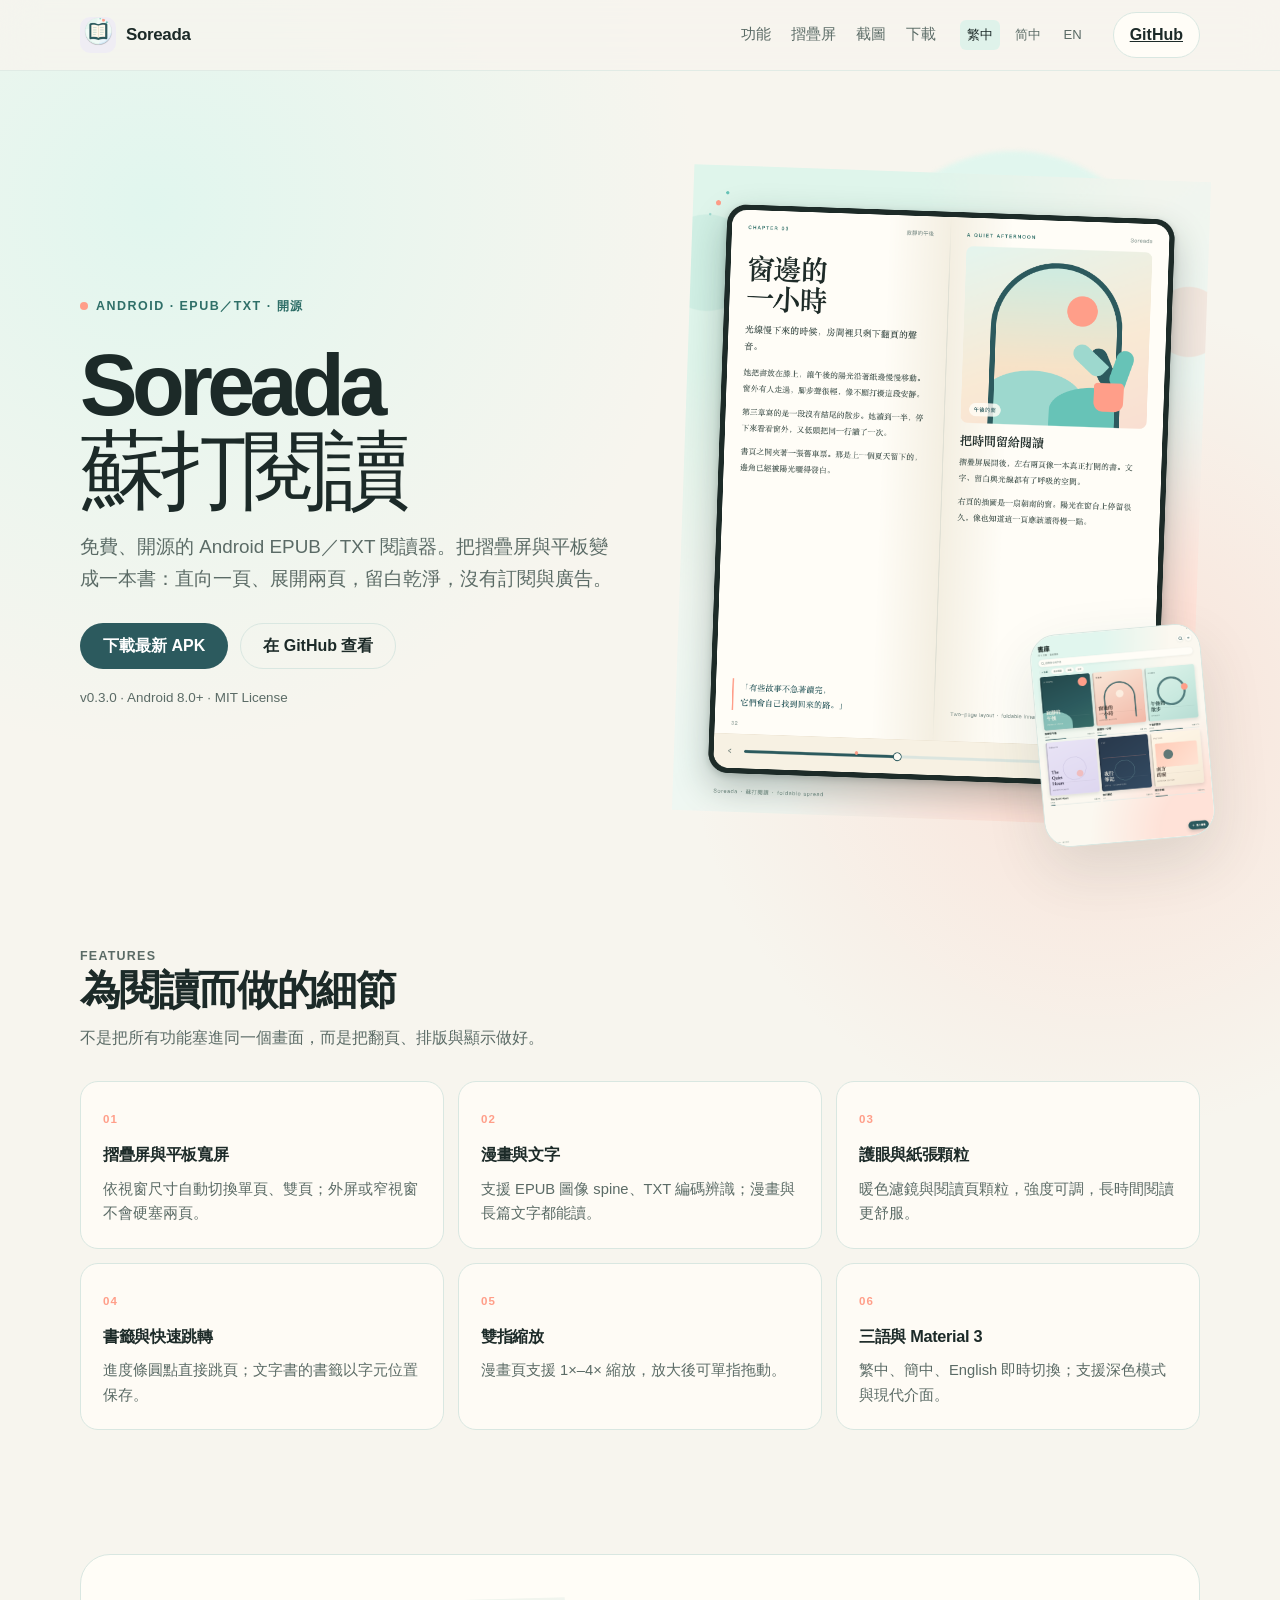
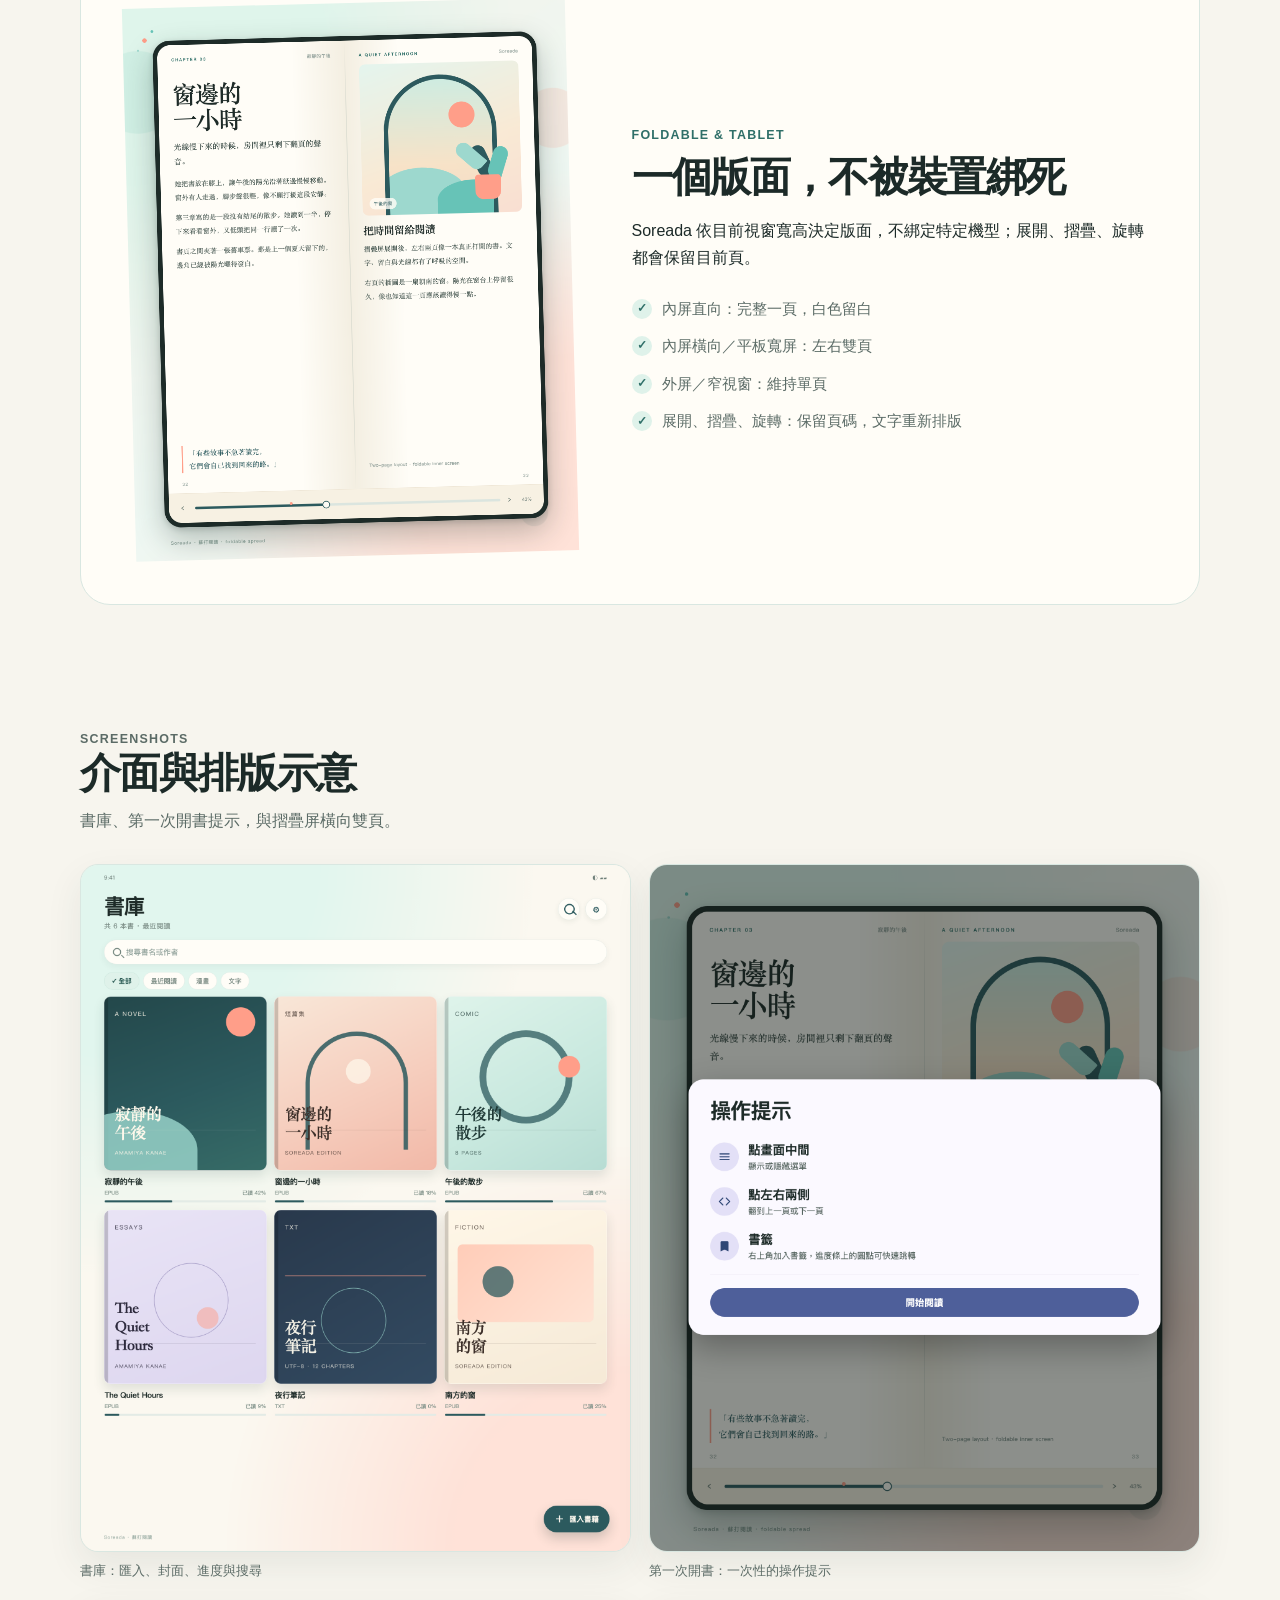
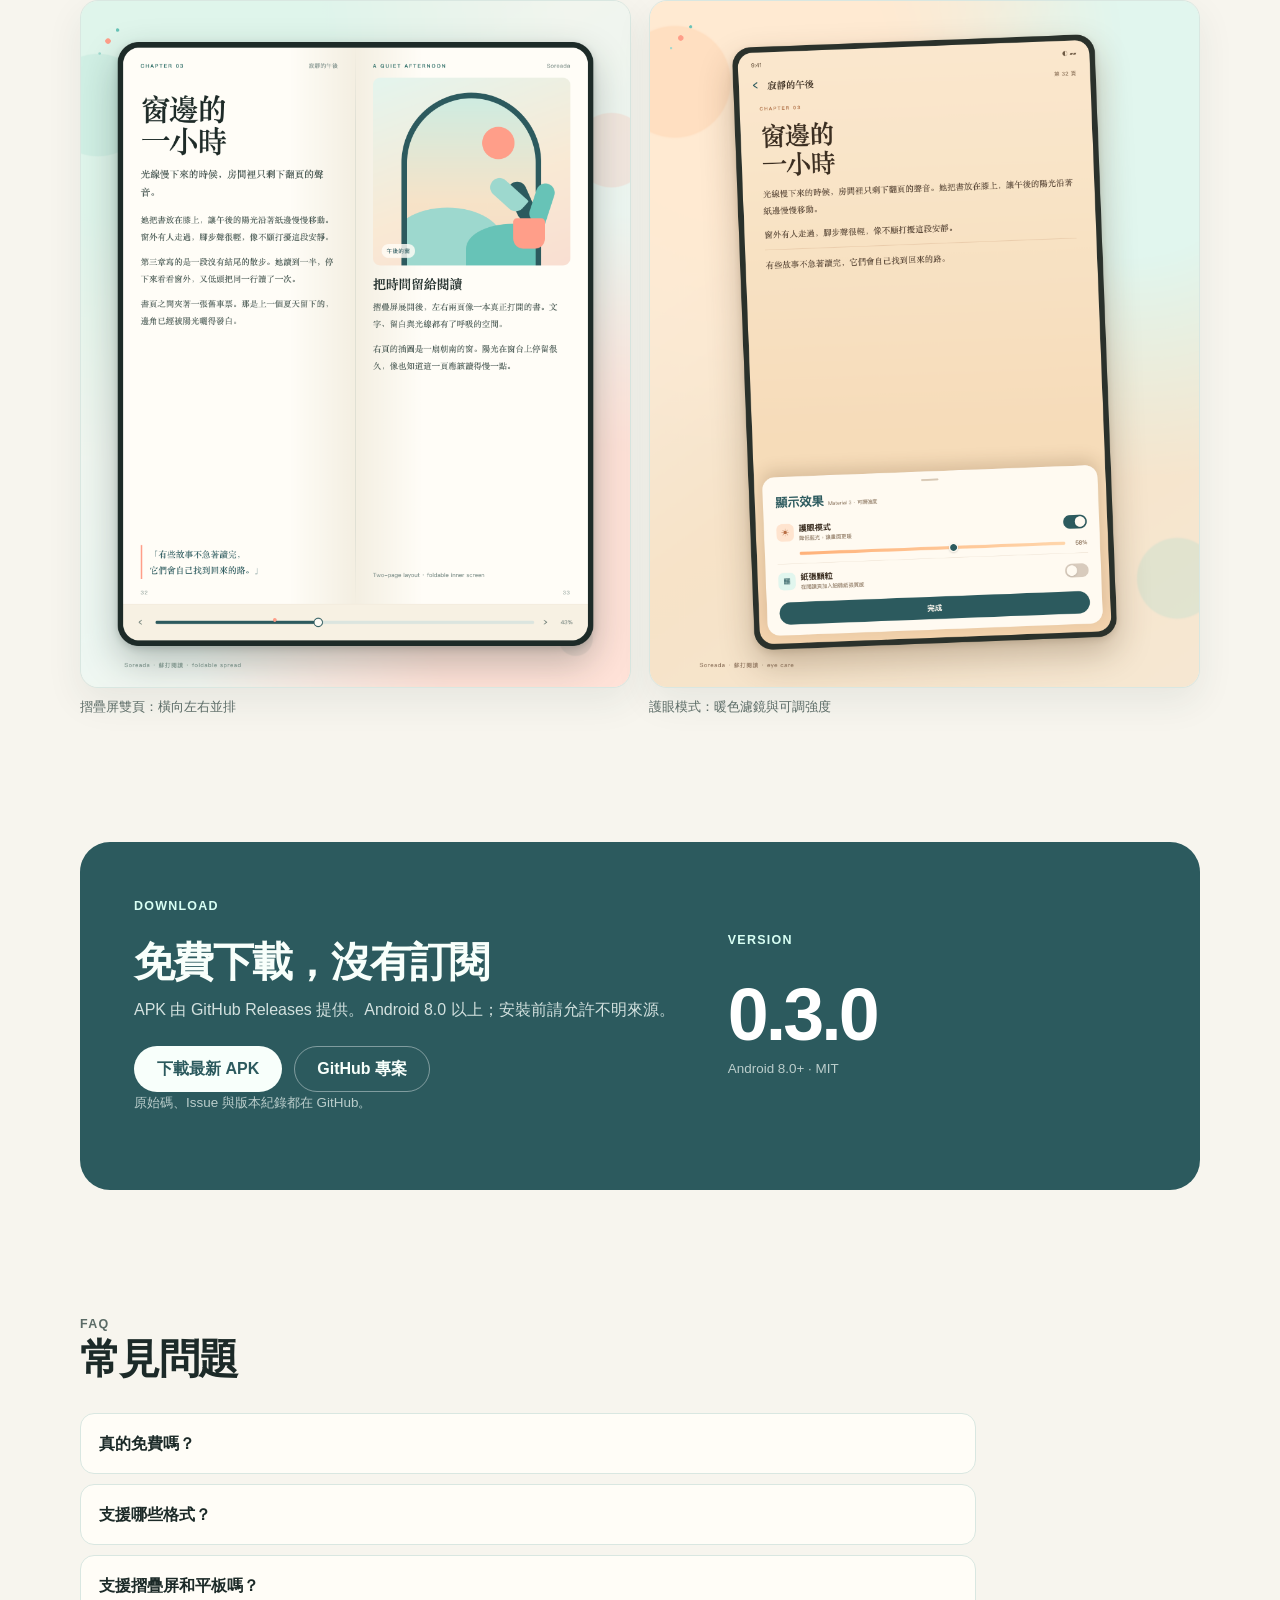
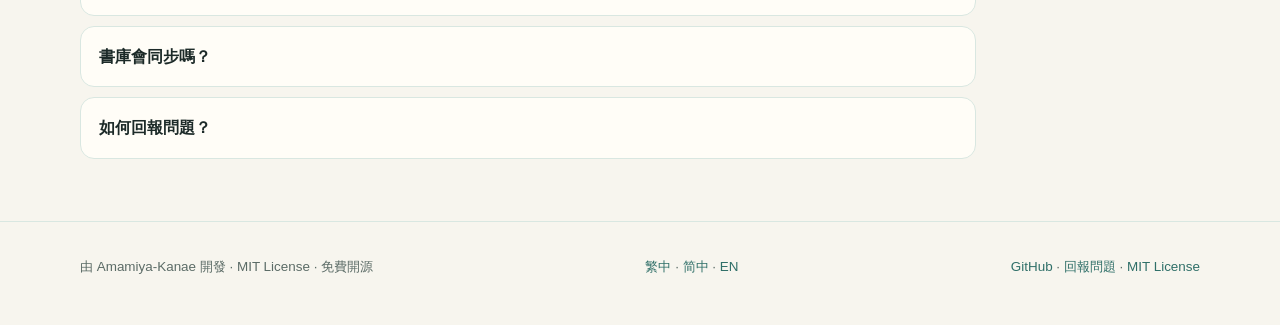
<file: docs/index.html>
<!doctype html>
<html lang="zh-Hant">
<head>
    <meta charset="utf-8">
    <meta name="viewport" content="width=device-width, initial-scale=1">
    <title>蘇打閱讀 Soreada — 免費開源 EPUB/TXT 閱讀器，支援摺疊屏與平板</title>
    <meta name="description" content="Soreada 是免費、開源的 Android EPUB／TXT 閱讀器，支援摺疊屏單頁／雙頁、平板寬屏、護眼模式、書籤與書庫搜尋。">
    <link rel="canonical" href="https://amamiya-kanae.github.io/Soreada/">
    <link rel="alternate" hreflang="zh-Hant" href="https://amamiya-kanae.github.io/Soreada/">
    <link rel="alternate" hreflang="zh-Hans" href="https://amamiya-kanae.github.io/Soreada/zh-cn/">
    <link rel="alternate" hreflang="en" href="https://amamiya-kanae.github.io/Soreada/en/">
    <link rel="alternate" hreflang="x-default" href="https://amamiya-kanae.github.io/Soreada/">
    <meta name="theme-color" content="#e1f6ee">
    <meta name="author" content="Amamiya-Kanae">
    <meta property="og:type" content="website">
    <meta property="og:site_name" content="Soreada">
    <meta property="og:title" content="蘇打閱讀 Soreada — 免費開源 EPUB/TXT 閱讀器，支援摺疊屏與平板">
    <meta property="og:description" content="Soreada 是免費、開源的 Android EPUB／TXT 閱讀器，支援摺疊屏單頁／雙頁、平板寬屏、護眼模式、書籤與書庫搜尋。">
    <meta property="og:url" content="https://amamiya-kanae.github.io/Soreada/">
    <meta property="og:image" content="https://amamiya-kanae.github.io/Soreada/social-preview.png">
    <meta property="og:image:width" content="1280">
    <meta property="og:image:height" content="640">
    <meta property="og:image:alt" content="Soreada 蘇打閱讀 — EPUB/TXT reader for foldables and tablets">
    <meta property="og:locale" content="zh_TW">
    <meta name="twitter:card" content="summary_large_image">
    <meta name="twitter:title" content="蘇打閱讀 Soreada — 免費開源 EPUB/TXT 閱讀器，支援摺疊屏與平板">
    <meta name="twitter:description" content="Soreada 是免費、開源的 Android EPUB／TXT 閱讀器，支援摺疊屏單頁／雙頁、平板寬屏、護眼模式、書籤與書庫搜尋。">
    <meta name="twitter:image" content="https://amamiya-kanae.github.io/Soreada/social-preview.png">
    <link rel="icon" type="image/png" href="screenshots/icon.png">
    <link rel="apple-touch-icon" href="screenshots/icon.png">
    <!-- Google Search Console verification: replace this comment with the meta tag Google gives you. -->
    <link rel="stylesheet" href="styles.css">
    <script type="application/ld+json">{"@context": "https://schema.org", "@type": "SoftwareApplication", "name": "Soreada", "alternateName": ["蘇打閱讀", "苏打阅读"], "description": "Soreada 是免費、開源的 Android EPUB／TXT 閱讀器，支援摺疊屏單頁／雙頁、平板寬屏、護眼模式、書籤與書庫搜尋。", "url": "https://amamiya-kanae.github.io/Soreada/", "downloadUrl": "https://github.com/Amamiya-Kanae/Soreada/releases/latest", "softwareVersion": "0.3.0", "applicationCategory": "MultimediaApplication", "operatingSystem": "Android 8.0+", "inLanguage": ["zh-Hant", "zh-Hans", "en"], "license": "https://opensource.org/license/mit", "offers": {"@type": "Offer", "price": "0", "priceCurrency": "USD"}, "author": {"@type": "Person", "name": "Amamiya-Kanae", "url": "https://github.com/Amamiya-Kanae"}, "sameAs": ["https://github.com/Amamiya-Kanae/Soreada"], "screenshot": ["https://amamiya-kanae.github.io/Soreada/screenshots/library.png", "https://amamiya-kanae.github.io/Soreada/screenshots/comic-landscape.png", "https://amamiya-kanae.github.io/Soreada/screenshots/onboarding.png"]}</script>
    <script type="application/ld+json">{"@context": "https://schema.org", "@type": "FAQPage", "mainEntity": [{"@type": "Question", "name": "真的免費嗎？", "acceptedAnswer": {"@type": "Answer", "text": "是。Soreada 是 MIT 授權的開源專案，沒有廣告、訂閱或付費牆。"}}, {"@type": "Question", "name": "支援哪些格式？", "acceptedAnswer": {"@type": "Answer", "text": "EPUB 2/3 與 TXT。目前不支援 DRM、CBZ/CBR、PDF。"}}, {"@type": "Question", "name": "支援摺疊屏和平板嗎？", "acceptedAnswer": {"@type": "Answer", "text": "支援。內屏直向單頁、橫向雙頁；平板寬屏也是雙頁，外屏維持單頁。"}}, {"@type": "Question", "name": "書庫會同步嗎？", "acceptedAnswer": {"@type": "Answer", "text": "書庫存在裝置本機，不需要帳號；換裝置需重新匯入。"}}, {"@type": "Question", "name": "如何回報問題？", "acceptedAnswer": {"@type": "Answer", "text": "到 GitHub Issues 開 Issue，附上裝置型號、Android 版本與重現步驟。"}}]}</script>
</head>
<body>
<header class="site-header">
    <div class="wrap nav">
        <a class="brand" href="./">
            <img src="screenshots/icon.png" alt="" width="36" height="36">
            <span>Soreada</span>
        </a>
        <nav class="nav-links" aria-label="Main">
            <a href="./#features">功能</a>
            <a href="./#foldable">摺疊屏</a>
            <a href="./#screenshots">截圖</a>
            <a href="./#download">下載</a>
        </nav>
        <div class="langs" aria-label="Language">
        <a href="./" aria-current="page">繁中</a>
        <a href="zh-cn/">简中</a>
        <a href="en/">EN</a>
        </div>
        <a class="nav-cta" href="https://github.com/Amamiya-Kanae/Soreada">GitHub</a>
    </div>
</header>

<main>
    <section class="hero wrap">
        <div class="hero-copy">
            <p class="eyebrow">Android · EPUB／TXT · 開源</p>
            <h1>Soreada<span class="thin">蘇打閱讀</span></h1>
            <p class="lead">免費、開源的 Android EPUB／TXT 閱讀器。把摺疊屏與平板變成一本書：直向一頁、展開兩頁，留白乾淨，沒有訂閱與廣告。</p>
            <div class="actions">
                <a class="button" href="https://github.com/Amamiya-Kanae/Soreada/releases/latest">下載最新 APK</a>
                <a class="button secondary" href="https://github.com/Amamiya-Kanae/Soreada">在 GitHub 查看</a>
            </div>
            <p class="meta">v0.3.0 · Android 8.0+ · MIT License</p>
        </div>
        <div class="hero-art">
            <div class="device main">
                <img src="screenshots/comic-landscape.png" alt="Soreada two-page reading spread on a foldable" width="1768" height="2208">
            </div>
            <div class="device small">
                <img src="screenshots/library.png" alt="Soreada library" width="1768" height="2208" loading="lazy">
            </div>
        </div>
    </section>

    <section class="wrap" id="features">
        <div class="section-head">
            <p class="section-kicker">FEATURES</p>
            <h2>為閱讀而做的細節</h2>
            <p>不是把所有功能塞進同一個畫面，而是把翻頁、排版與顯示做好。</p>
        </div>
        <div class="features">
        <article class="card">
          <span class="num">01</span>
          <h3>摺疊屏與平板寬屏</h3>
          <p>依視窗尺寸自動切換單頁、雙頁；外屏或窄視窗不會硬塞兩頁。</p>
        </article>
        <article class="card">
          <span class="num">02</span>
          <h3>漫畫與文字</h3>
          <p>支援 EPUB 圖像 spine、TXT 編碼辨識；漫畫與長篇文字都能讀。</p>
        </article>
        <article class="card">
          <span class="num">03</span>
          <h3>護眼與紙張顆粒</h3>
          <p>暖色濾鏡與閱讀頁顆粒，強度可調，長時間閱讀更舒服。</p>
        </article>
        <article class="card">
          <span class="num">04</span>
          <h3>書籤與快速跳轉</h3>
          <p>進度條圓點直接跳頁；文字書的書籤以字元位置保存。</p>
        </article>
        <article class="card">
          <span class="num">05</span>
          <h3>雙指縮放</h3>
          <p>漫畫頁支援 1×–4× 縮放，放大後可單指拖動。</p>
        </article>
        <article class="card">
          <span class="num">06</span>
          <h3>三語與 Material 3</h3>
          <p>繁中、簡中、English 即時切換；支援深色模式與現代介面。</p>
        </article>
        </div>
    </section>

    <section class="wrap" id="foldable">
        <div class="foldable">
            <div class="device">
                <img src="screenshots/comic-landscape.png" alt="Two-page reading layout on a foldable" width="1768" height="2208" loading="lazy">
            </div>
            <div>
                <p class="section-kicker">FOLDABLE & TABLET</p>
                <h2>一個版面，不被裝置綁死</h2>
                <p>Soreada 依目前視窗寬高決定版面，不綁定特定機型；展開、摺疊、旋轉都會保留目前頁。</p>
                <ul class="checklist">
          <li>內屏直向：完整一頁，白色留白</li>
          <li>內屏橫向／平板寬屏：左右雙頁</li>
          <li>外屏／窄視窗：維持單頁</li>
          <li>展開、摺疊、旋轉：保留頁碼，文字重新排版</li>
                </ul>
            </div>
        </div>
    </section>

    <section class="wrap" id="screenshots">
        <div class="section-head">
            <p class="section-kicker">SCREENSHOTS</p>
            <h2>介面與排版示意</h2>
            <p>書庫、第一次開書提示，與摺疊屏橫向雙頁。</p>
        </div>
        <div class="gallery">
            <figure class="shot">
                <img src="screenshots/library.png" alt="Soreada library" width="1768" height="2208" loading="lazy">
                <figcaption>書庫：匯入、封面、進度與搜尋</figcaption>
            </figure>
            <figure class="shot">
                <img src="screenshots/onboarding.png" alt="Soreada first-run tips" width="1768" height="2208" loading="lazy">
                <figcaption>第一次開書：一次性的操作提示</figcaption>
            </figure>
            <figure class="shot">
                <img src="screenshots/comic-landscape.png" alt="Soreada two-page reading spread" width="1768" height="2208" loading="lazy">
                <figcaption>摺疊屏雙頁：橫向左右並排</figcaption>
            </figure>
            <figure class="shot">
                <img src="screenshots/eyecare.png" alt="Soreada eye care display" width="1768" height="2208" loading="lazy">
                <figcaption>護眼模式：暖色濾鏡與可調強度</figcaption>
            </figure>
        </div>
    </section>

    <section class="wrap" id="download">
        <div class="download">
            <div>
                <p class="section-kicker">DOWNLOAD</p>
                <h2>免費下載，沒有訂閱</h2>
                <p>APK 由 GitHub Releases 提供。Android 8.0 以上；安裝前請允許不明來源。</p>
                <div class="actions">
                    <a class="button" href="https://github.com/Amamiya-Kanae/Soreada/releases/latest">下載最新 APK</a>
                    <a class="button secondary" href="https://github.com/Amamiya-Kanae/Soreada">GitHub 專案</a>
                </div>
                <p class="meta">原始碼、Issue 與版本紀錄都在 GitHub。</p>
            </div>
            <div>
                <p class="section-kicker">VERSION</p>
                <h2 style="font-size:clamp(2.6rem,6vw,4.6rem);margin:0;color:#fff">0.3.0</h2>
                <p class="meta">Android 8.0+ · MIT</p>
            </div>
        </div>
    </section>

    <section class="wrap" id="faq">
        <div class="section-head">
            <p class="section-kicker">FAQ</p>
            <h2>常見問題</h2>
        </div>
        <div class="faq">
        <details>
          <summary>真的免費嗎？</summary>
          <p>是。Soreada 是 MIT 授權的開源專案，沒有廣告、訂閱或付費牆。</p>
        </details>
        <details>
          <summary>支援哪些格式？</summary>
          <p>EPUB 2/3 與 TXT。目前不支援 DRM、CBZ/CBR、PDF。</p>
        </details>
        <details>
          <summary>支援摺疊屏和平板嗎？</summary>
          <p>支援。內屏直向單頁、橫向雙頁；平板寬屏也是雙頁，外屏維持單頁。</p>
        </details>
        <details>
          <summary>書庫會同步嗎？</summary>
          <p>書庫存在裝置本機，不需要帳號；換裝置需重新匯入。</p>
        </details>
        <details>
          <summary>如何回報問題？</summary>
          <p>到 GitHub Issues 開 Issue，附上裝置型號、Android 版本與重現步驟。</p>
        </details>
        </div>
    </section>
</main>

<footer>
    <div class="wrap foot">
        <span>由 Amamiya-Kanae 開發 · MIT License · 免費開源</span>
        <span class="foot-langs"><a href="./">繁中</a> · <a href="zh-cn/">简中</a> · <a href="en/">EN</a></span>
        <span><a href="https://github.com/Amamiya-Kanae/Soreada">GitHub</a> · <a href="https://github.com/Amamiya-Kanae/Soreada/issues">回報問題</a> · <a href="https://github.com/Amamiya-Kanae/Soreada/blob/main/LICENSE">MIT License</a></span>
    </div>
</footer>
</body>
</html>
</file>
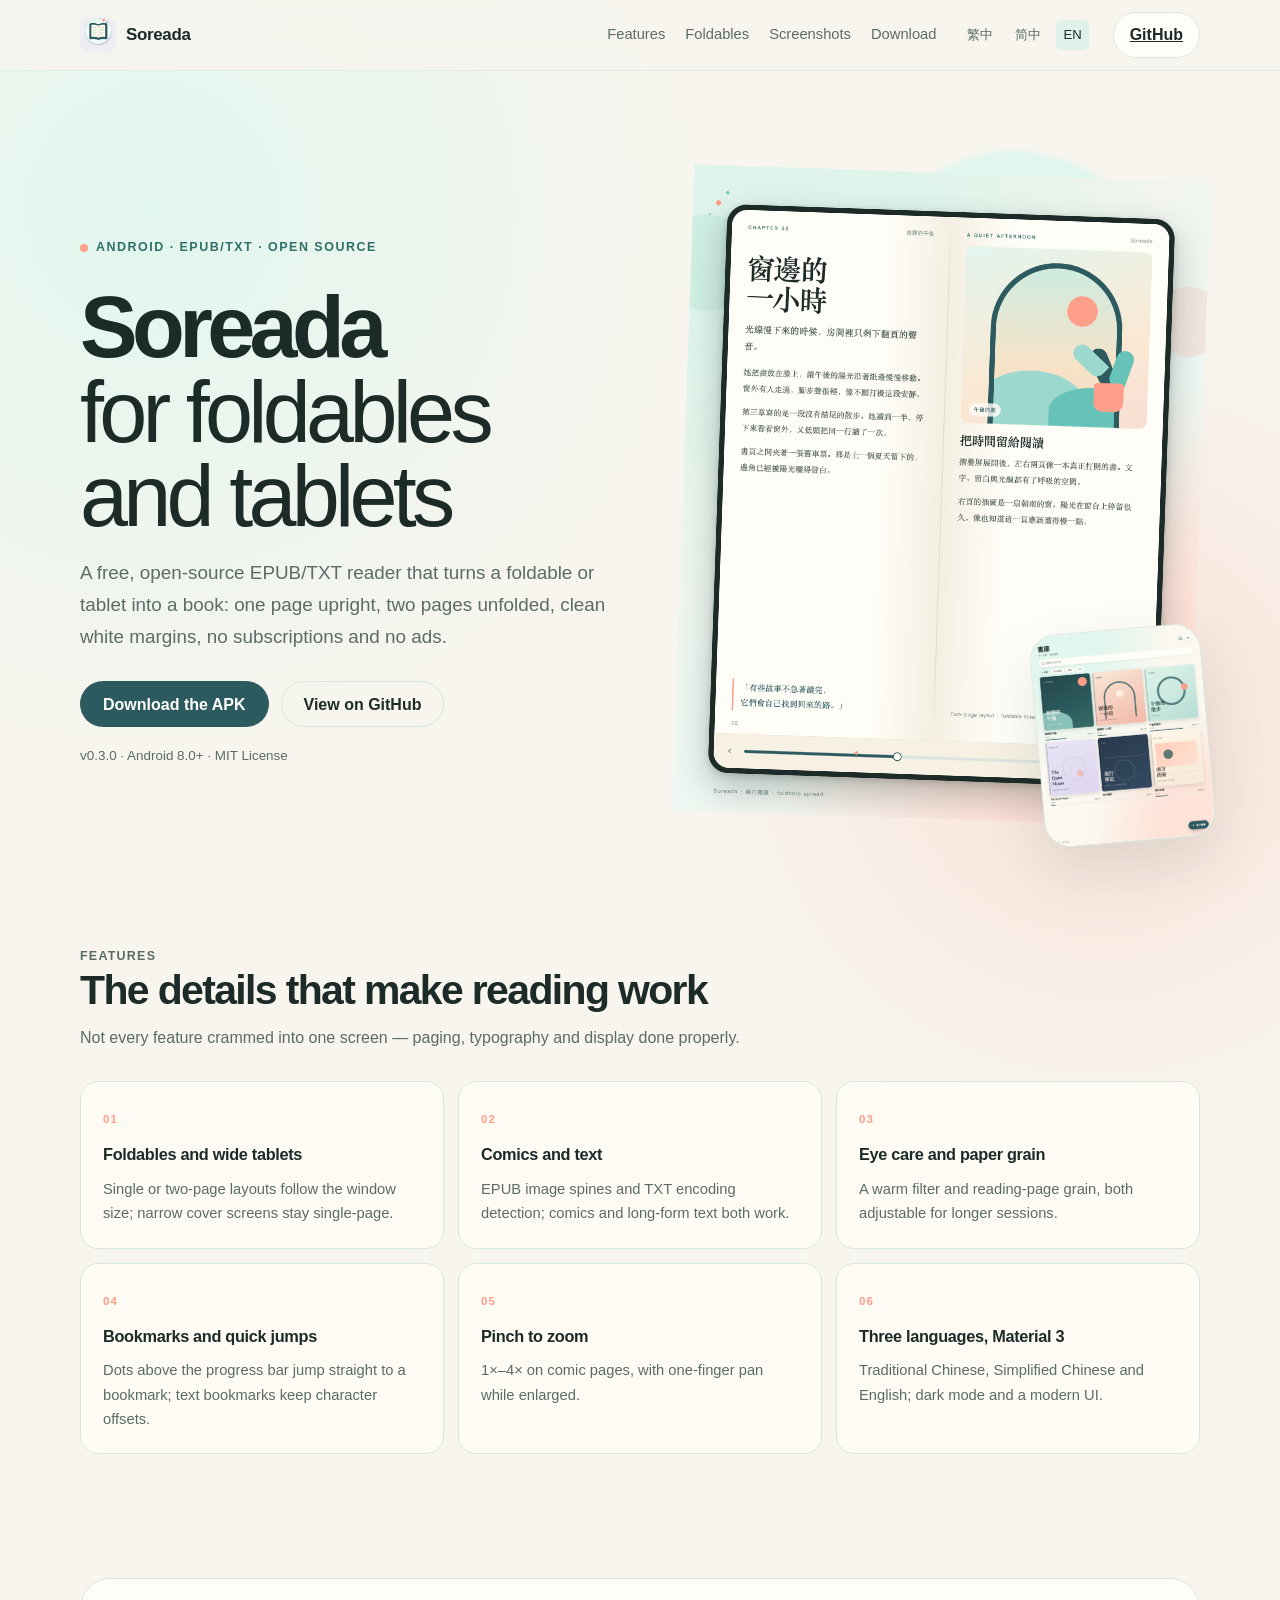
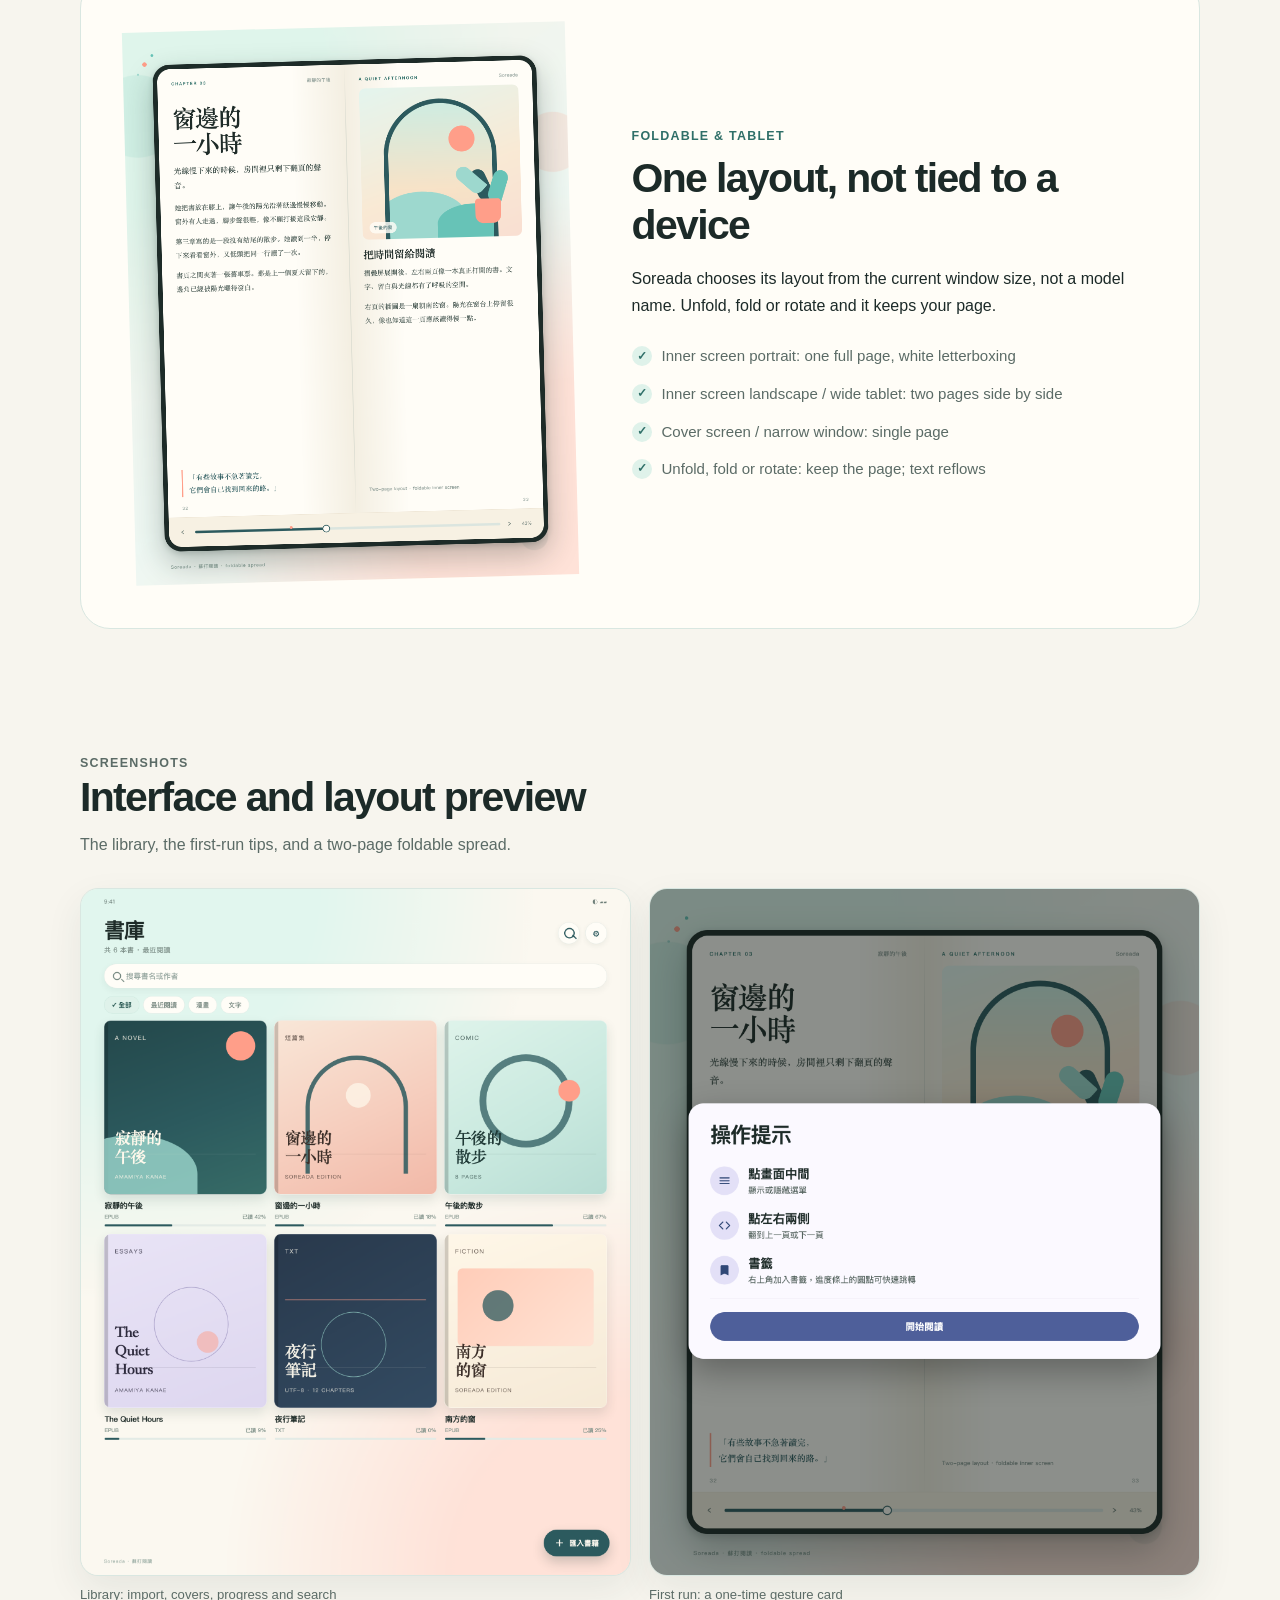
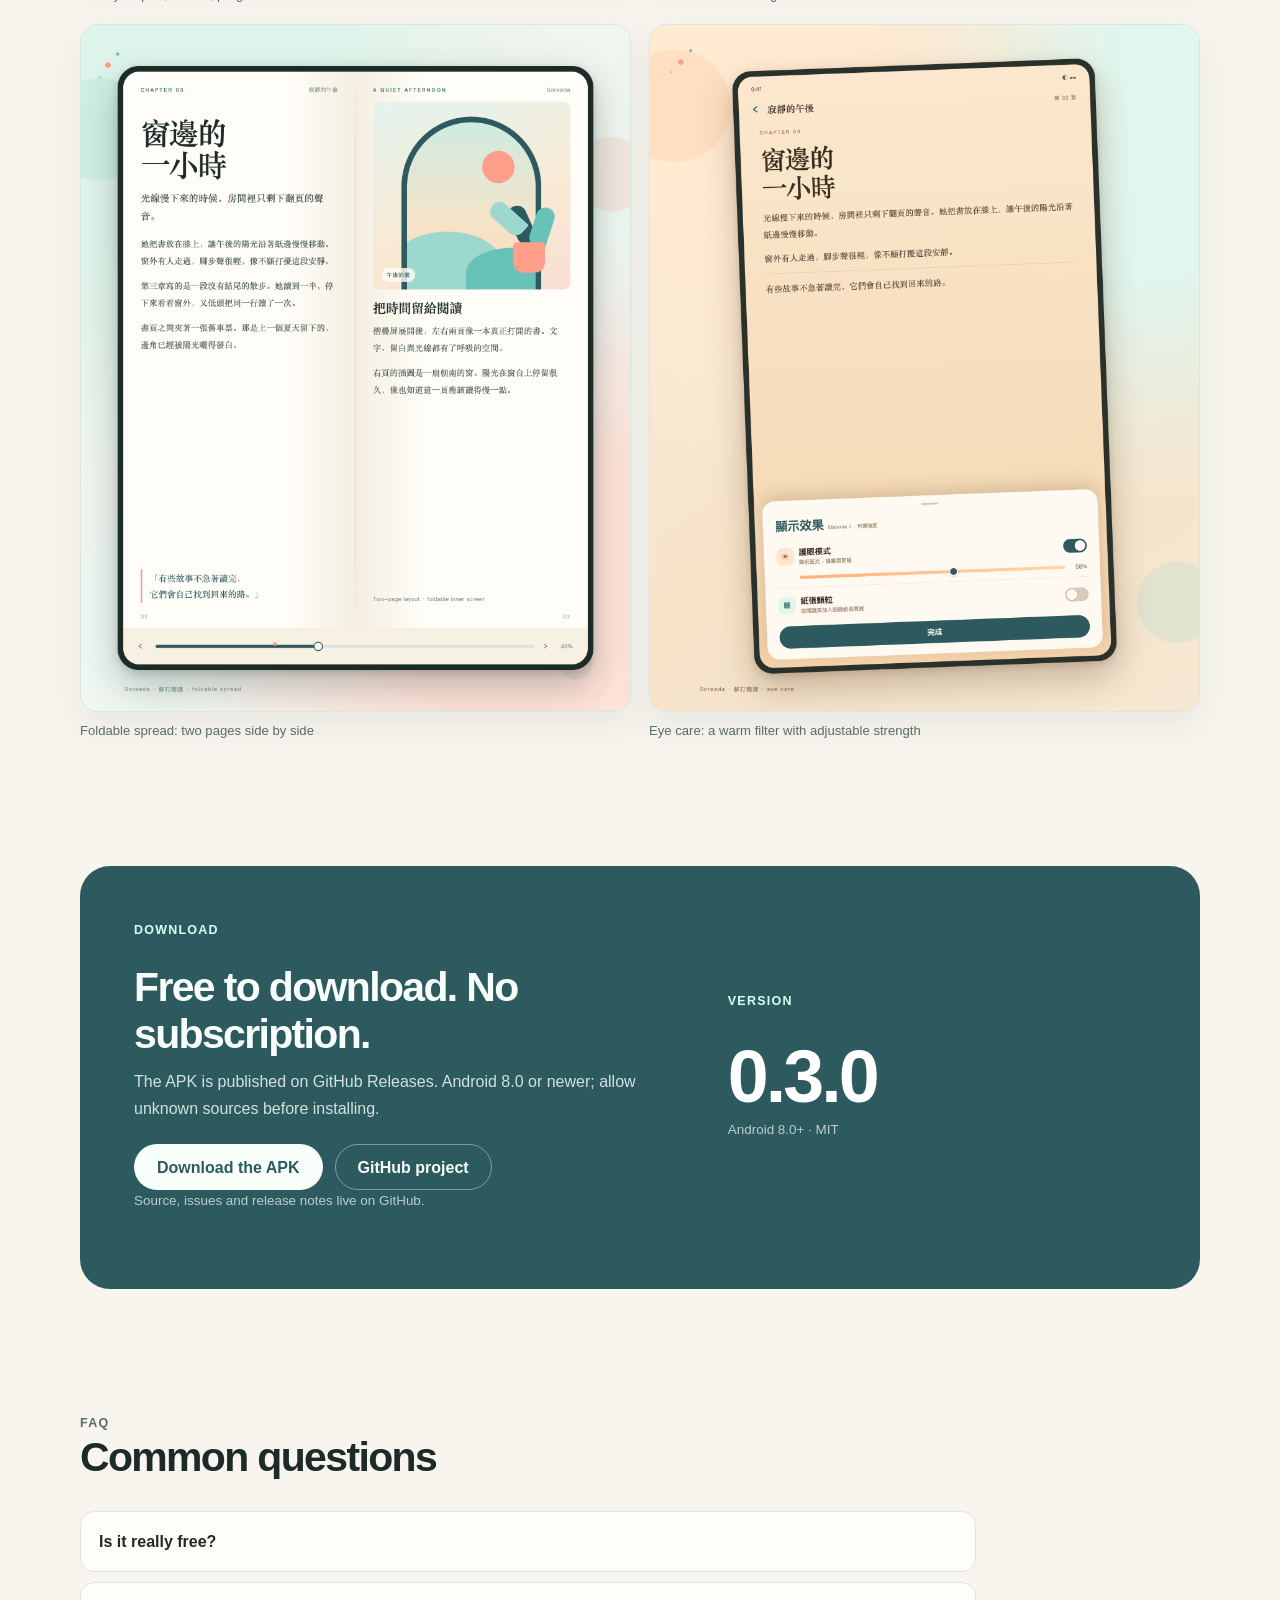
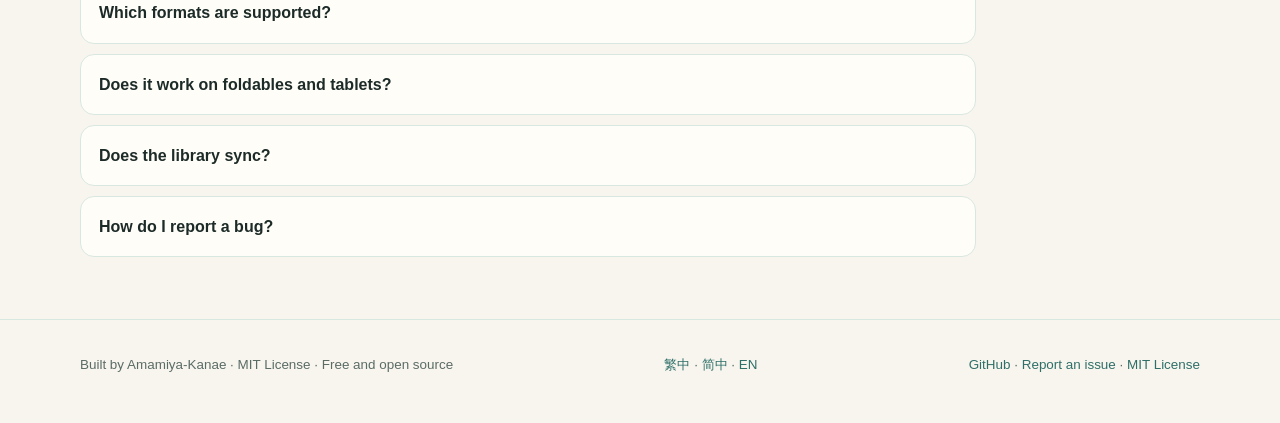
<file: docs/en/index.html>
<!doctype html>
<html lang="en">
<head>
    <meta charset="utf-8">
    <meta name="viewport" content="width=device-width, initial-scale=1">
    <title>Soreada — Free Open-Source EPUB/TXT Reader for Foldables & Tablets</title>
    <meta name="description" content="Soreada is a free, open-source Android EPUB/TXT reader with single- and two-page foldable layouts, wide-tablet support, eye care, bookmarks, and library search.">
    <link rel="canonical" href="https://amamiya-kanae.github.io/Soreada/en/">
    <link rel="alternate" hreflang="zh-Hant" href="https://amamiya-kanae.github.io/Soreada/">
    <link rel="alternate" hreflang="zh-Hans" href="https://amamiya-kanae.github.io/Soreada/zh-cn/">
    <link rel="alternate" hreflang="en" href="https://amamiya-kanae.github.io/Soreada/en/">
    <link rel="alternate" hreflang="x-default" href="https://amamiya-kanae.github.io/Soreada/">
    <meta name="theme-color" content="#e1f6ee">
    <meta name="author" content="Amamiya-Kanae">
    <meta property="og:type" content="website">
    <meta property="og:site_name" content="Soreada">
    <meta property="og:title" content="Soreada — Free Open-Source EPUB/TXT Reader for Foldables & Tablets">
    <meta property="og:description" content="Soreada is a free, open-source Android EPUB/TXT reader with single- and two-page foldable layouts, wide-tablet support, eye care, bookmarks, and library search.">
    <meta property="og:url" content="https://amamiya-kanae.github.io/Soreada/en/">
    <meta property="og:image" content="https://amamiya-kanae.github.io/Soreada/social-preview.png">
    <meta property="og:image:width" content="1280">
    <meta property="og:image:height" content="640">
    <meta property="og:image:alt" content="Soreada 蘇打閱讀 — EPUB/TXT reader for foldables and tablets">
    <meta property="og:locale" content="en_US">
    <meta name="twitter:card" content="summary_large_image">
    <meta name="twitter:title" content="Soreada — Free Open-Source EPUB/TXT Reader for Foldables & Tablets">
    <meta name="twitter:description" content="Soreada is a free, open-source Android EPUB/TXT reader with single- and two-page foldable layouts, wide-tablet support, eye care, bookmarks, and library search.">
    <meta name="twitter:image" content="https://amamiya-kanae.github.io/Soreada/social-preview.png">
    <link rel="icon" type="image/png" href="../screenshots/icon.png">
    <link rel="apple-touch-icon" href="../screenshots/icon.png">
    <!-- Google Search Console verification: replace this comment with the meta tag Google gives you. -->
    <link rel="stylesheet" href="../styles.css">
    <script type="application/ld+json">{"@context": "https://schema.org", "@type": "SoftwareApplication", "name": "Soreada", "alternateName": ["蘇打閱讀", "苏打阅读"], "description": "Soreada is a free, open-source Android EPUB/TXT reader with single- and two-page foldable layouts, wide-tablet support, eye care, bookmarks, and library search.", "url": "https://amamiya-kanae.github.io/Soreada/en/", "downloadUrl": "https://github.com/Amamiya-Kanae/Soreada/releases/latest", "softwareVersion": "0.3.0", "applicationCategory": "MultimediaApplication", "operatingSystem": "Android 8.0+", "inLanguage": ["zh-Hant", "zh-Hans", "en"], "license": "https://opensource.org/license/mit", "offers": {"@type": "Offer", "price": "0", "priceCurrency": "USD"}, "author": {"@type": "Person", "name": "Amamiya-Kanae", "url": "https://github.com/Amamiya-Kanae"}, "sameAs": ["https://github.com/Amamiya-Kanae/Soreada"], "screenshot": ["https://amamiya-kanae.github.io/Soreada/screenshots/library.png", "https://amamiya-kanae.github.io/Soreada/screenshots/comic-landscape.png", "https://amamiya-kanae.github.io/Soreada/screenshots/onboarding.png"]}</script>
    <script type="application/ld+json">{"@context": "https://schema.org", "@type": "FAQPage", "mainEntity": [{"@type": "Question", "name": "Is it really free?", "acceptedAnswer": {"@type": "Answer", "text": "Yes. Soreada is an MIT-licensed open-source project with no ads, subscriptions or paywall."}}, {"@type": "Question", "name": "Which formats are supported?", "acceptedAnswer": {"@type": "Answer", "text": "EPUB 2/3 and TXT. DRM, CBZ/CBR and PDF are not supported yet."}}, {"@type": "Question", "name": "Does it work on foldables and tablets?", "acceptedAnswer": {"@type": "Answer", "text": "Yes. One page upright, two pages landscape; wide tablets also get two pages, while cover screens stay single-page."}}, {"@type": "Question", "name": "Does the library sync?", "acceptedAnswer": {"@type": "Answer", "text": "The library is local to the device and needs no account. Moving devices means re-importing books."}}, {"@type": "Question", "name": "How do I report a bug?", "acceptedAnswer": {"@type": "Answer", "text": "Open an issue on GitHub Issues with your device model, Android version and reproduction steps."}}]}</script>
</head>
<body>
<header class="site-header">
    <div class="wrap nav">
        <a class="brand" href="../">
            <img src="../screenshots/icon.png" alt="" width="36" height="36">
            <span>Soreada</span>
        </a>
        <nav class="nav-links" aria-label="Main">
            <a href="../#features">Features</a>
            <a href="../#foldable">Foldables</a>
            <a href="../#screenshots">Screenshots</a>
            <a href="../#download">Download</a>
        </nav>
        <div class="langs" aria-label="Language">
        <a href="../">繁中</a>
        <a href="../zh-cn/">简中</a>
        <a href="./" aria-current="page">EN</a>
        </div>
        <a class="nav-cta" href="https://github.com/Amamiya-Kanae/Soreada">GitHub</a>
    </div>
</header>

<main>
    <section class="hero wrap">
        <div class="hero-copy">
            <p class="eyebrow">Android · EPUB/TXT · Open source</p>
            <h1>Soreada<span class="thin">for foldables and tablets</span></h1>
            <p class="lead">A free, open-source EPUB/TXT reader that turns a foldable or tablet into a book: one page upright, two pages unfolded, clean white margins, no subscriptions and no ads.</p>
            <div class="actions">
                <a class="button" href="https://github.com/Amamiya-Kanae/Soreada/releases/latest">Download the APK</a>
                <a class="button secondary" href="https://github.com/Amamiya-Kanae/Soreada">View on GitHub</a>
            </div>
            <p class="meta">v0.3.0 · Android 8.0+ · MIT License</p>
        </div>
        <div class="hero-art">
            <div class="device main">
                <img src="../screenshots/comic-landscape.png" alt="Soreada two-page reading spread on a foldable" width="1768" height="2208">
            </div>
            <div class="device small">
                <img src="../screenshots/library.png" alt="Soreada library" width="1768" height="2208" loading="lazy">
            </div>
        </div>
    </section>

    <section class="wrap" id="features">
        <div class="section-head">
            <p class="section-kicker">FEATURES</p>
            <h2>The details that make reading work</h2>
            <p>Not every feature crammed into one screen — paging, typography and display done properly.</p>
        </div>
        <div class="features">
        <article class="card">
          <span class="num">01</span>
          <h3>Foldables and wide tablets</h3>
          <p>Single or two-page layouts follow the window size; narrow cover screens stay single-page.</p>
        </article>
        <article class="card">
          <span class="num">02</span>
          <h3>Comics and text</h3>
          <p>EPUB image spines and TXT encoding detection; comics and long-form text both work.</p>
        </article>
        <article class="card">
          <span class="num">03</span>
          <h3>Eye care and paper grain</h3>
          <p>A warm filter and reading-page grain, both adjustable for longer sessions.</p>
        </article>
        <article class="card">
          <span class="num">04</span>
          <h3>Bookmarks and quick jumps</h3>
          <p>Dots above the progress bar jump straight to a bookmark; text bookmarks keep character offsets.</p>
        </article>
        <article class="card">
          <span class="num">05</span>
          <h3>Pinch to zoom</h3>
          <p>1×–4× on comic pages, with one-finger pan while enlarged.</p>
        </article>
        <article class="card">
          <span class="num">06</span>
          <h3>Three languages, Material 3</h3>
          <p>Traditional Chinese, Simplified Chinese and English; dark mode and a modern UI.</p>
        </article>
        </div>
    </section>

    <section class="wrap" id="foldable">
        <div class="foldable">
            <div class="device">
                <img src="../screenshots/comic-landscape.png" alt="Two-page reading layout on a foldable" width="1768" height="2208" loading="lazy">
            </div>
            <div>
                <p class="section-kicker">FOLDABLE & TABLET</p>
                <h2>One layout, not tied to a device</h2>
                <p>Soreada chooses its layout from the current window size, not a model name. Unfold, fold or rotate and it keeps your page.</p>
                <ul class="checklist">
          <li>Inner screen portrait: one full page, white letterboxing</li>
          <li>Inner screen landscape / wide tablet: two pages side by side</li>
          <li>Cover screen / narrow window: single page</li>
          <li>Unfold, fold or rotate: keep the page; text reflows</li>
                </ul>
            </div>
        </div>
    </section>

    <section class="wrap" id="screenshots">
        <div class="section-head">
            <p class="section-kicker">SCREENSHOTS</p>
            <h2>Interface and layout preview</h2>
            <p>The library, the first-run tips, and a two-page foldable spread.</p>
        </div>
        <div class="gallery">
            <figure class="shot">
                <img src="../screenshots/library.png" alt="Soreada library" width="1768" height="2208" loading="lazy">
                <figcaption>Library: import, covers, progress and search</figcaption>
            </figure>
            <figure class="shot">
                <img src="../screenshots/onboarding.png" alt="Soreada first-run tips" width="1768" height="2208" loading="lazy">
                <figcaption>First run: a one-time gesture card</figcaption>
            </figure>
            <figure class="shot">
                <img src="../screenshots/comic-landscape.png" alt="Soreada two-page reading spread" width="1768" height="2208" loading="lazy">
                <figcaption>Foldable spread: two pages side by side</figcaption>
            </figure>
            <figure class="shot">
                <img src="../screenshots/eyecare.png" alt="Soreada eye care display" width="1768" height="2208" loading="lazy">
                <figcaption>Eye care: a warm filter with adjustable strength</figcaption>
            </figure>
        </div>
    </section>

    <section class="wrap" id="download">
        <div class="download">
            <div>
                <p class="section-kicker">DOWNLOAD</p>
                <h2>Free to download. No subscription.</h2>
                <p>The APK is published on GitHub Releases. Android 8.0 or newer; allow unknown sources before installing.</p>
                <div class="actions">
                    <a class="button" href="https://github.com/Amamiya-Kanae/Soreada/releases/latest">Download the APK</a>
                    <a class="button secondary" href="https://github.com/Amamiya-Kanae/Soreada">GitHub project</a>
                </div>
                <p class="meta">Source, issues and release notes live on GitHub.</p>
            </div>
            <div>
                <p class="section-kicker">VERSION</p>
                <h2 style="font-size:clamp(2.6rem,6vw,4.6rem);margin:0;color:#fff">0.3.0</h2>
                <p class="meta">Android 8.0+ · MIT</p>
            </div>
        </div>
    </section>

    <section class="wrap" id="faq">
        <div class="section-head">
            <p class="section-kicker">FAQ</p>
            <h2>Common questions</h2>
        </div>
        <div class="faq">
        <details>
          <summary>Is it really free?</summary>
          <p>Yes. Soreada is an MIT-licensed open-source project with no ads, subscriptions or paywall.</p>
        </details>
        <details>
          <summary>Which formats are supported?</summary>
          <p>EPUB 2/3 and TXT. DRM, CBZ/CBR and PDF are not supported yet.</p>
        </details>
        <details>
          <summary>Does it work on foldables and tablets?</summary>
          <p>Yes. One page upright, two pages landscape; wide tablets also get two pages, while cover screens stay single-page.</p>
        </details>
        <details>
          <summary>Does the library sync?</summary>
          <p>The library is local to the device and needs no account. Moving devices means re-importing books.</p>
        </details>
        <details>
          <summary>How do I report a bug?</summary>
          <p>Open an issue on GitHub Issues with your device model, Android version and reproduction steps.</p>
        </details>
        </div>
    </section>
</main>

<footer>
    <div class="wrap foot">
        <span>Built by Amamiya-Kanae · MIT License · Free and open source</span>
        <span class="foot-langs"><a href="../">繁中</a> · <a href="../zh-cn/">简中</a> · <a href="./">EN</a></span>
        <span><a href="https://github.com/Amamiya-Kanae/Soreada">GitHub</a> · <a href="https://github.com/Amamiya-Kanae/Soreada/issues">Report an issue</a> · <a href="https://github.com/Amamiya-Kanae/Soreada/blob/main/LICENSE">MIT License</a></span>
    </div>
</footer>
</body>
</html>
</file>
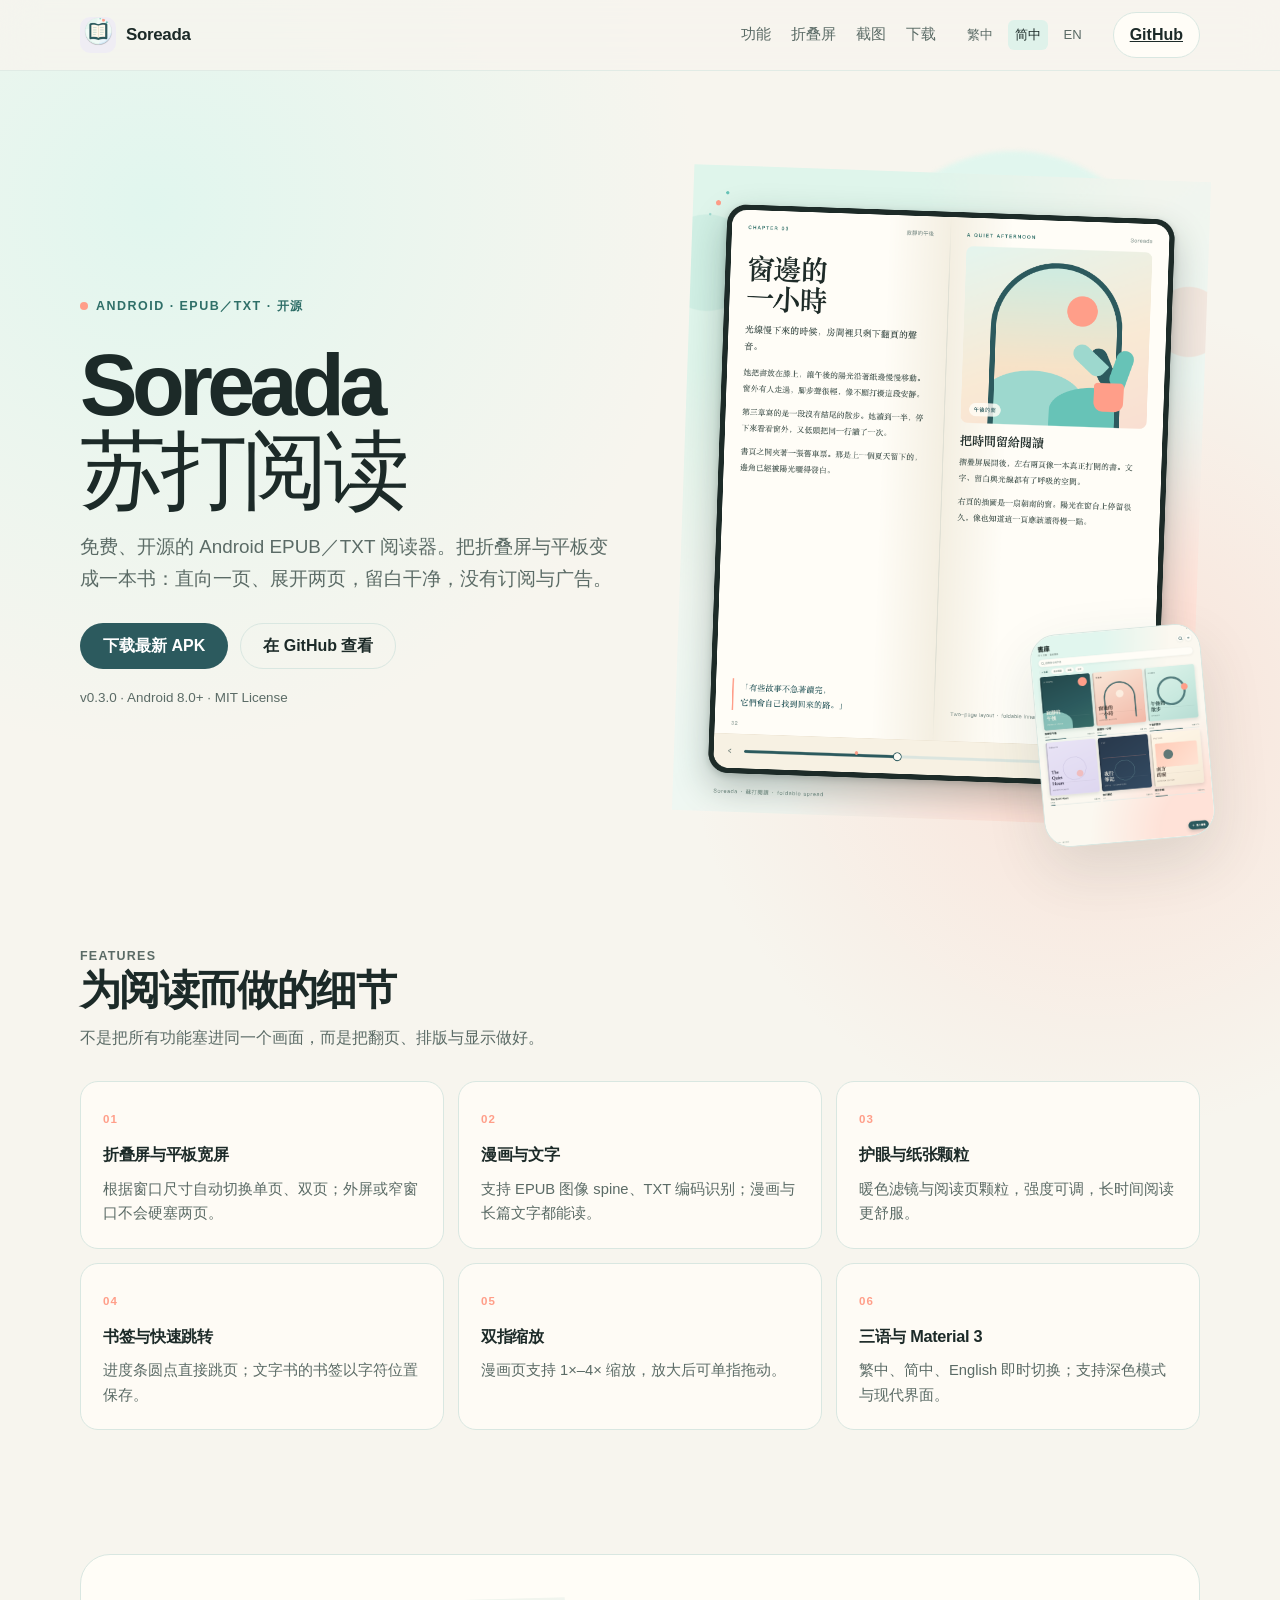
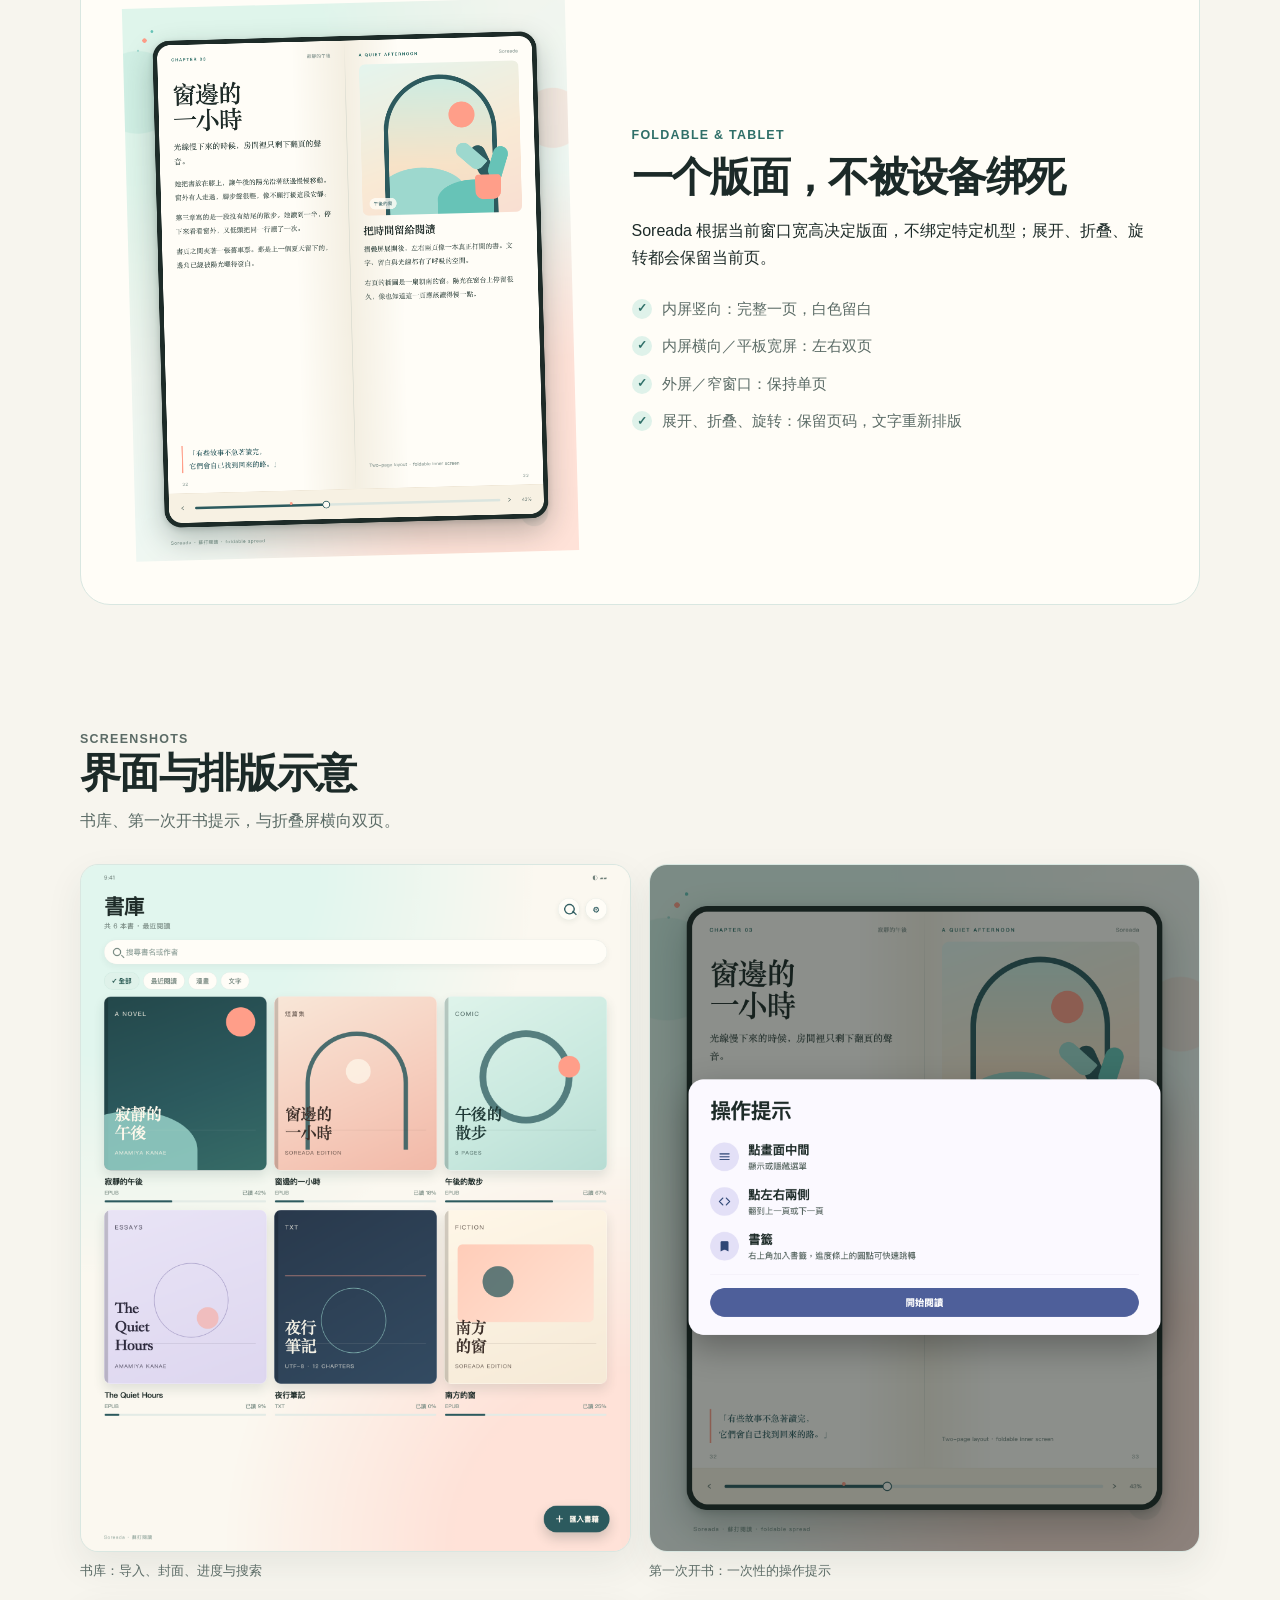
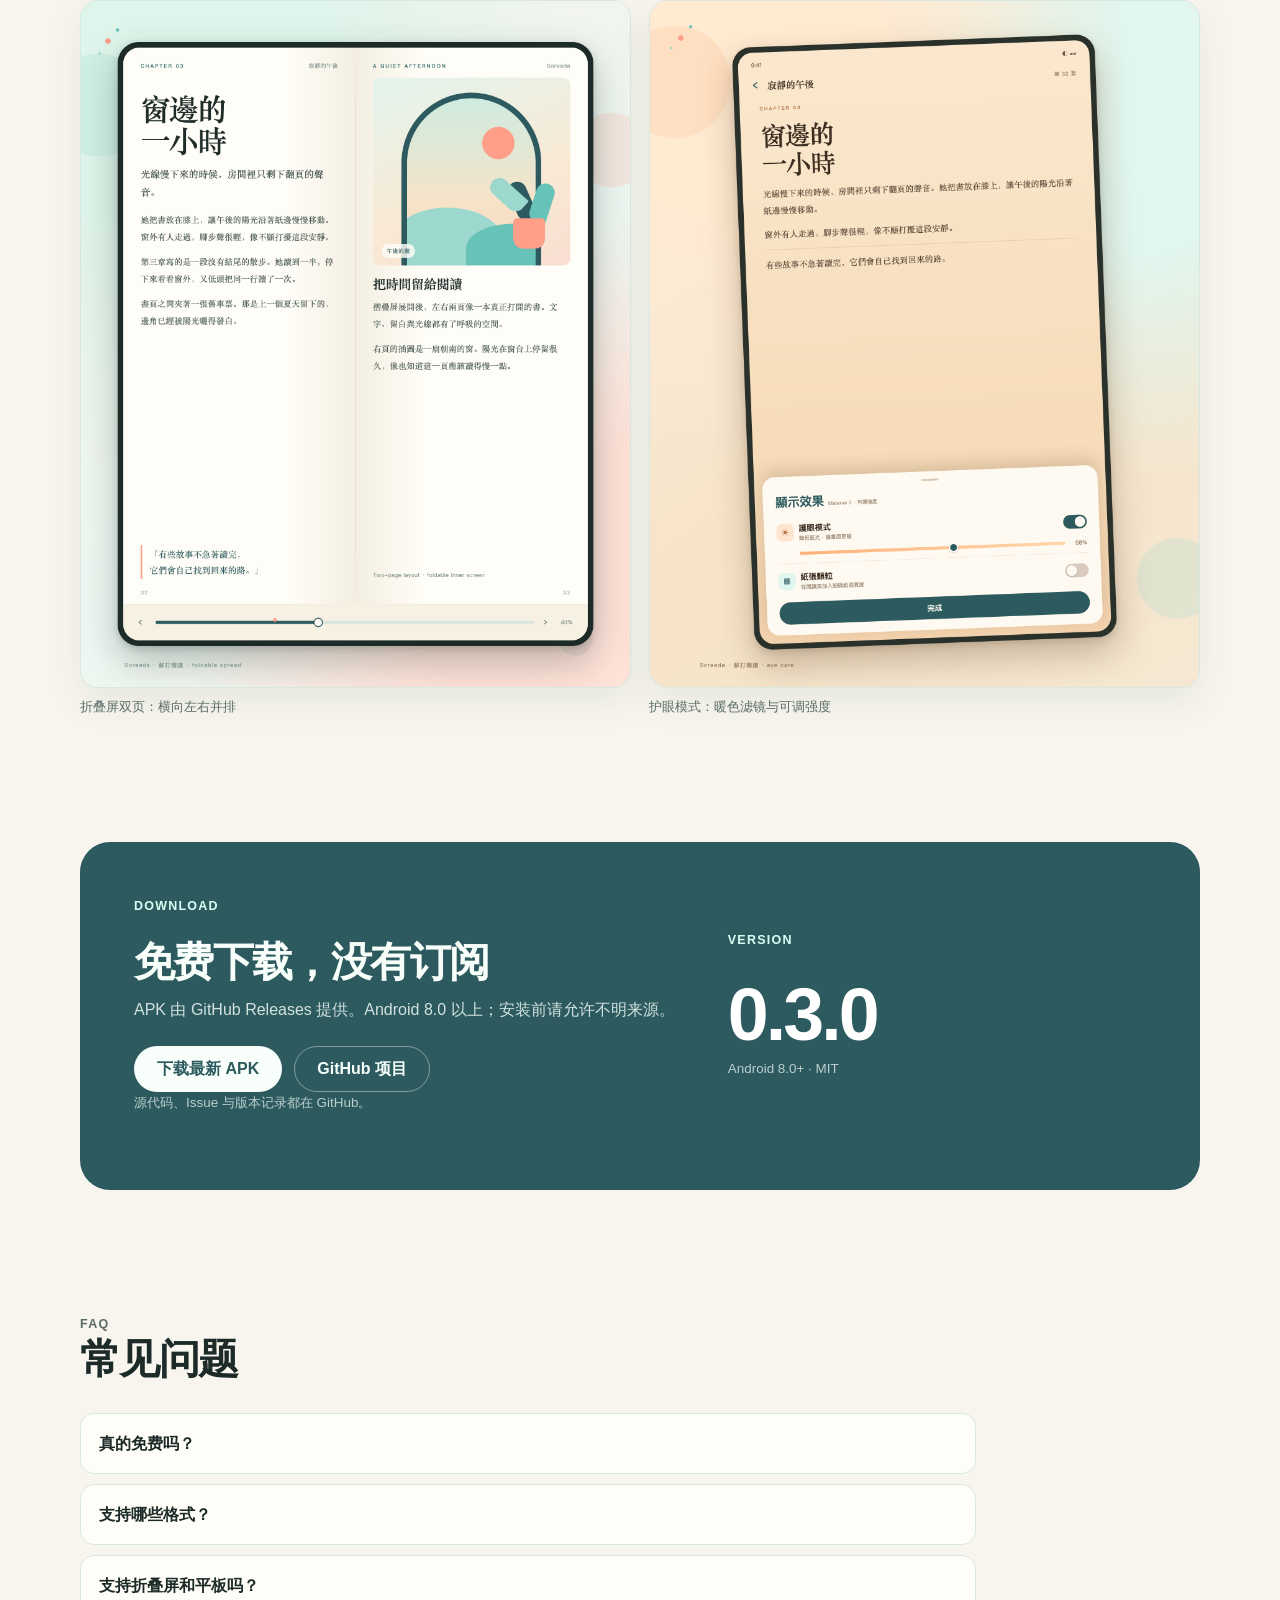
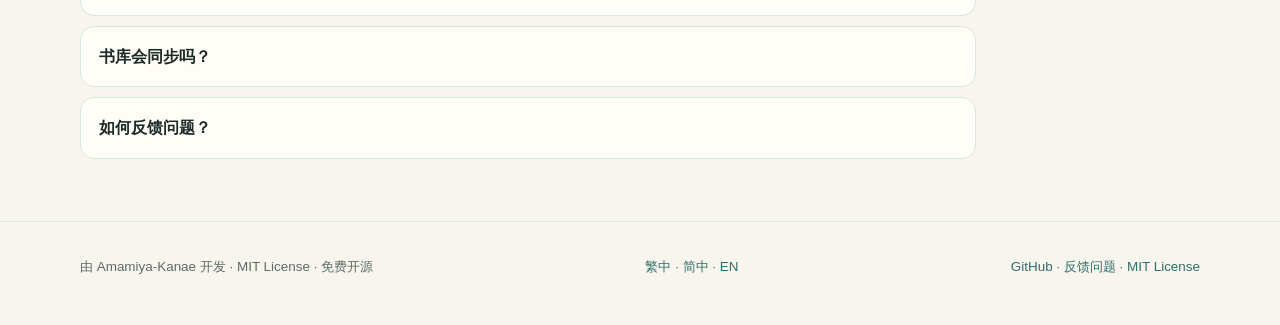
<file: docs/zh-cn/index.html>
<!doctype html>
<html lang="zh-Hans">
<head>
    <meta charset="utf-8">
    <meta name="viewport" content="width=device-width, initial-scale=1">
    <title>苏打阅读 Soreada — 免费开源 EPUB/TXT 阅读器，支持折叠屏与平板</title>
    <meta name="description" content="Soreada 是免费、开源的 Android EPUB／TXT 阅读器，支持折叠屏单页／双页、平板宽屏、护眼模式、书签与书库搜索。">
    <link rel="canonical" href="https://amamiya-kanae.github.io/Soreada/zh-cn/">
    <link rel="alternate" hreflang="zh-Hant" href="https://amamiya-kanae.github.io/Soreada/">
    <link rel="alternate" hreflang="zh-Hans" href="https://amamiya-kanae.github.io/Soreada/zh-cn/">
    <link rel="alternate" hreflang="en" href="https://amamiya-kanae.github.io/Soreada/en/">
    <link rel="alternate" hreflang="x-default" href="https://amamiya-kanae.github.io/Soreada/">
    <meta name="theme-color" content="#e1f6ee">
    <meta name="author" content="Amamiya-Kanae">
    <meta property="og:type" content="website">
    <meta property="og:site_name" content="Soreada">
    <meta property="og:title" content="苏打阅读 Soreada — 免费开源 EPUB/TXT 阅读器，支持折叠屏与平板">
    <meta property="og:description" content="Soreada 是免费、开源的 Android EPUB／TXT 阅读器，支持折叠屏单页／双页、平板宽屏、护眼模式、书签与书库搜索。">
    <meta property="og:url" content="https://amamiya-kanae.github.io/Soreada/zh-cn/">
    <meta property="og:image" content="https://amamiya-kanae.github.io/Soreada/social-preview.png">
    <meta property="og:image:width" content="1280">
    <meta property="og:image:height" content="640">
    <meta property="og:image:alt" content="Soreada 蘇打閱讀 — EPUB/TXT reader for foldables and tablets">
    <meta property="og:locale" content="zh_CN">
    <meta name="twitter:card" content="summary_large_image">
    <meta name="twitter:title" content="苏打阅读 Soreada — 免费开源 EPUB/TXT 阅读器，支持折叠屏与平板">
    <meta name="twitter:description" content="Soreada 是免费、开源的 Android EPUB／TXT 阅读器，支持折叠屏单页／双页、平板宽屏、护眼模式、书签与书库搜索。">
    <meta name="twitter:image" content="https://amamiya-kanae.github.io/Soreada/social-preview.png">
    <link rel="icon" type="image/png" href="../screenshots/icon.png">
    <link rel="apple-touch-icon" href="../screenshots/icon.png">
    <!-- Google Search Console verification: replace this comment with the meta tag Google gives you. -->
    <link rel="stylesheet" href="../styles.css">
    <script type="application/ld+json">{"@context": "https://schema.org", "@type": "SoftwareApplication", "name": "Soreada", "alternateName": ["蘇打閱讀", "苏打阅读"], "description": "Soreada 是免费、开源的 Android EPUB／TXT 阅读器，支持折叠屏单页／双页、平板宽屏、护眼模式、书签与书库搜索。", "url": "https://amamiya-kanae.github.io/Soreada/zh-cn/", "downloadUrl": "https://github.com/Amamiya-Kanae/Soreada/releases/latest", "softwareVersion": "0.3.0", "applicationCategory": "MultimediaApplication", "operatingSystem": "Android 8.0+", "inLanguage": ["zh-Hant", "zh-Hans", "en"], "license": "https://opensource.org/license/mit", "offers": {"@type": "Offer", "price": "0", "priceCurrency": "USD"}, "author": {"@type": "Person", "name": "Amamiya-Kanae", "url": "https://github.com/Amamiya-Kanae"}, "sameAs": ["https://github.com/Amamiya-Kanae/Soreada"], "screenshot": ["https://amamiya-kanae.github.io/Soreada/screenshots/library.png", "https://amamiya-kanae.github.io/Soreada/screenshots/comic-landscape.png", "https://amamiya-kanae.github.io/Soreada/screenshots/onboarding.png"]}</script>
    <script type="application/ld+json">{"@context": "https://schema.org", "@type": "FAQPage", "mainEntity": [{"@type": "Question", "name": "真的免费吗？", "acceptedAnswer": {"@type": "Answer", "text": "是。Soreada 是 MIT 授权的开源项目，没有广告、订阅或付费墙。"}}, {"@type": "Question", "name": "支持哪些格式？", "acceptedAnswer": {"@type": "Answer", "text": "EPUB 2/3 与 TXT。目前不支持 DRM、CBZ/CBR、PDF。"}}, {"@type": "Question", "name": "支持折叠屏和平板吗？", "acceptedAnswer": {"@type": "Answer", "text": "支持。内屏竖向单页、横向双页；平板宽屏也是双页，外屏保持单页。"}}, {"@type": "Question", "name": "书库会同步吗？", "acceptedAnswer": {"@type": "Answer", "text": "书库存在设备本地，不需要账号；换设备需重新导入。"}}, {"@type": "Question", "name": "如何反馈问题？", "acceptedAnswer": {"@type": "Answer", "text": "到 GitHub Issues 开 Issue，附上设备型号、Android 版本与复现步骤。"}}]}</script>
</head>
<body>
<header class="site-header">
    <div class="wrap nav">
        <a class="brand" href="../">
            <img src="../screenshots/icon.png" alt="" width="36" height="36">
            <span>Soreada</span>
        </a>
        <nav class="nav-links" aria-label="Main">
            <a href="../#features">功能</a>
            <a href="../#foldable">折叠屏</a>
            <a href="../#screenshots">截图</a>
            <a href="../#download">下载</a>
        </nav>
        <div class="langs" aria-label="Language">
        <a href="../">繁中</a>
        <a href="./" aria-current="page">简中</a>
        <a href="../en/">EN</a>
        </div>
        <a class="nav-cta" href="https://github.com/Amamiya-Kanae/Soreada">GitHub</a>
    </div>
</header>

<main>
    <section class="hero wrap">
        <div class="hero-copy">
            <p class="eyebrow">Android · EPUB／TXT · 开源</p>
            <h1>Soreada<span class="thin">苏打阅读</span></h1>
            <p class="lead">免费、开源的 Android EPUB／TXT 阅读器。把折叠屏与平板变成一本书：直向一页、展开两页，留白干净，没有订阅与广告。</p>
            <div class="actions">
                <a class="button" href="https://github.com/Amamiya-Kanae/Soreada/releases/latest">下载最新 APK</a>
                <a class="button secondary" href="https://github.com/Amamiya-Kanae/Soreada">在 GitHub 查看</a>
            </div>
            <p class="meta">v0.3.0 · Android 8.0+ · MIT License</p>
        </div>
        <div class="hero-art">
            <div class="device main">
                <img src="../screenshots/comic-landscape.png" alt="Soreada two-page reading spread on a foldable" width="1768" height="2208">
            </div>
            <div class="device small">
                <img src="../screenshots/library.png" alt="Soreada library" width="1768" height="2208" loading="lazy">
            </div>
        </div>
    </section>

    <section class="wrap" id="features">
        <div class="section-head">
            <p class="section-kicker">FEATURES</p>
            <h2>为阅读而做的细节</h2>
            <p>不是把所有功能塞进同一个画面，而是把翻页、排版与显示做好。</p>
        </div>
        <div class="features">
        <article class="card">
          <span class="num">01</span>
          <h3>折叠屏与平板宽屏</h3>
          <p>根据窗口尺寸自动切换单页、双页；外屏或窄窗口不会硬塞两页。</p>
        </article>
        <article class="card">
          <span class="num">02</span>
          <h3>漫画与文字</h3>
          <p>支持 EPUB 图像 spine、TXT 编码识别；漫画与长篇文字都能读。</p>
        </article>
        <article class="card">
          <span class="num">03</span>
          <h3>护眼与纸张颗粒</h3>
          <p>暖色滤镜与阅读页颗粒，强度可调，长时间阅读更舒服。</p>
        </article>
        <article class="card">
          <span class="num">04</span>
          <h3>书签与快速跳转</h3>
          <p>进度条圆点直接跳页；文字书的书签以字符位置保存。</p>
        </article>
        <article class="card">
          <span class="num">05</span>
          <h3>双指缩放</h3>
          <p>漫画页支持 1×–4× 缩放，放大后可单指拖动。</p>
        </article>
        <article class="card">
          <span class="num">06</span>
          <h3>三语与 Material 3</h3>
          <p>繁中、简中、English 即时切换；支持深色模式与现代界面。</p>
        </article>
        </div>
    </section>

    <section class="wrap" id="foldable">
        <div class="foldable">
            <div class="device">
                <img src="../screenshots/comic-landscape.png" alt="Two-page reading layout on a foldable" width="1768" height="2208" loading="lazy">
            </div>
            <div>
                <p class="section-kicker">FOLDABLE & TABLET</p>
                <h2>一个版面，不被设备绑死</h2>
                <p>Soreada 根据当前窗口宽高决定版面，不绑定特定机型；展开、折叠、旋转都会保留当前页。</p>
                <ul class="checklist">
          <li>内屏竖向：完整一页，白色留白</li>
          <li>内屏横向／平板宽屏：左右双页</li>
          <li>外屏／窄窗口：保持单页</li>
          <li>展开、折叠、旋转：保留页码，文字重新排版</li>
                </ul>
            </div>
        </div>
    </section>

    <section class="wrap" id="screenshots">
        <div class="section-head">
            <p class="section-kicker">SCREENSHOTS</p>
            <h2>界面与排版示意</h2>
            <p>书库、第一次开书提示，与折叠屏横向双页。</p>
        </div>
        <div class="gallery">
            <figure class="shot">
                <img src="../screenshots/library.png" alt="Soreada library" width="1768" height="2208" loading="lazy">
                <figcaption>书库：导入、封面、进度与搜索</figcaption>
            </figure>
            <figure class="shot">
                <img src="../screenshots/onboarding.png" alt="Soreada first-run tips" width="1768" height="2208" loading="lazy">
                <figcaption>第一次开书：一次性的操作提示</figcaption>
            </figure>
            <figure class="shot">
                <img src="../screenshots/comic-landscape.png" alt="Soreada two-page reading spread" width="1768" height="2208" loading="lazy">
                <figcaption>折叠屏双页：横向左右并排</figcaption>
            </figure>
            <figure class="shot">
                <img src="../screenshots/eyecare.png" alt="Soreada eye care display" width="1768" height="2208" loading="lazy">
                <figcaption>护眼模式：暖色滤镜与可调强度</figcaption>
            </figure>
        </div>
    </section>

    <section class="wrap" id="download">
        <div class="download">
            <div>
                <p class="section-kicker">DOWNLOAD</p>
                <h2>免费下载，没有订阅</h2>
                <p>APK 由 GitHub Releases 提供。Android 8.0 以上；安装前请允许不明来源。</p>
                <div class="actions">
                    <a class="button" href="https://github.com/Amamiya-Kanae/Soreada/releases/latest">下载最新 APK</a>
                    <a class="button secondary" href="https://github.com/Amamiya-Kanae/Soreada">GitHub 项目</a>
                </div>
                <p class="meta">源代码、Issue 与版本记录都在 GitHub。</p>
            </div>
            <div>
                <p class="section-kicker">VERSION</p>
                <h2 style="font-size:clamp(2.6rem,6vw,4.6rem);margin:0;color:#fff">0.3.0</h2>
                <p class="meta">Android 8.0+ · MIT</p>
            </div>
        </div>
    </section>

    <section class="wrap" id="faq">
        <div class="section-head">
            <p class="section-kicker">FAQ</p>
            <h2>常见问题</h2>
        </div>
        <div class="faq">
        <details>
          <summary>真的免费吗？</summary>
          <p>是。Soreada 是 MIT 授权的开源项目，没有广告、订阅或付费墙。</p>
        </details>
        <details>
          <summary>支持哪些格式？</summary>
          <p>EPUB 2/3 与 TXT。目前不支持 DRM、CBZ/CBR、PDF。</p>
        </details>
        <details>
          <summary>支持折叠屏和平板吗？</summary>
          <p>支持。内屏竖向单页、横向双页；平板宽屏也是双页，外屏保持单页。</p>
        </details>
        <details>
          <summary>书库会同步吗？</summary>
          <p>书库存在设备本地，不需要账号；换设备需重新导入。</p>
        </details>
        <details>
          <summary>如何反馈问题？</summary>
          <p>到 GitHub Issues 开 Issue，附上设备型号、Android 版本与复现步骤。</p>
        </details>
        </div>
    </section>
</main>

<footer>
    <div class="wrap foot">
        <span>由 Amamiya-Kanae 开发 · MIT License · 免费开源</span>
        <span class="foot-langs"><a href="../">繁中</a> · <a href="./">简中</a> · <a href="../en/">EN</a></span>
        <span><a href="https://github.com/Amamiya-Kanae/Soreada">GitHub</a> · <a href="https://github.com/Amamiya-Kanae/Soreada/issues">反馈问题</a> · <a href="https://github.com/Amamiya-Kanae/Soreada/blob/main/LICENSE">MIT License</a></span>
    </div>
</footer>
</body>
</html>
</file>
<file: docs/styles.css>
:root {
  color-scheme: light dark;
  --paper: #f7f5ee;
  --paper-2: #fffdf7;
  --ink: #1c2a28;
  --muted: #5b6b66;
  --teal: #2c5a5e;
  --teal-soft: #dff2ea;
  --mint: #e1f6ee;
  --coral: #ff9e89;
  --line: #d9e7e1;
  --accent: #2f6f68;
  --shadow: 0 24px 60px rgba(35, 65, 58, 0.12);
  --radius: 24px;
  --max: 1120px;
  font-family: -apple-system, BlinkMacSystemFont, "Segoe UI", "Noto Sans TC",
    "Noto Sans SC", "Helvetica Neue", Arial, sans-serif;
}

@media (prefers-color-scheme: dark) {
  :root {
    --paper: #111b19;
    --paper-2: #162320;
    --ink: #edf7f2;
    --muted: #a8bdb5;
    --teal: #9ad7c9;
    --teal-soft: #203d36;
    --mint: #18332c;
    --line: #2b453d;
    --accent: #9ad7c9;
    --shadow: 0 24px 60px rgba(0, 0, 0, 0.3);
  }
}

* { box-sizing: border-box; }
html { scroll-behavior: smooth; }
body {
  margin: 0;
  background:
    radial-gradient(circle at 12% 4%, var(--mint), transparent 34rem),
    radial-gradient(circle at 86% 14%, rgba(255, 158, 137, 0.22), transparent 26rem),
    var(--paper);
  color: var(--ink);
  line-height: 1.7;
  -webkit-font-smoothing: antialiased;
}
img { max-width: 100%; height: auto; display: block; }
a { color: inherit; }
.wrap { width: min(100% - 40px, var(--max)); margin-inline: auto; }

.site-header {
  position: sticky;
  top: 0;
  z-index: 20;
  backdrop-filter: blur(18px);
  background: color-mix(in srgb, var(--paper) 82%, transparent);
  border-bottom: 1px solid color-mix(in srgb, var(--line) 75%, transparent);
}
.nav {
  min-height: 70px;
  display: flex;
  align-items: center;
  gap: 24px;
}
.brand {
  display: inline-flex;
  align-items: center;
  gap: 10px;
  text-decoration: none;
  font-weight: 750;
  letter-spacing: -0.02em;
  font-size: 1.06rem;
}
.brand img { width: 36px; height: 36px; border-radius: 10px; }
.nav-links {
  display: flex;
  align-items: center;
  gap: 20px;
  margin-left: auto;
  font-size: 0.92rem;
  color: var(--muted);
}
.nav-links a { text-decoration: none; }
.nav-links a:hover { color: var(--ink); }
.nav-cta {
  border: 1px solid var(--line);
  background: var(--paper-2);
  color: var(--ink) !important;
  border-radius: 999px;
  padding: 8px 16px;
  font-weight: 650;
}
.langs { display: flex; gap: 8px; font-size: 0.82rem; }
.langs a {
  text-decoration: none;
  color: var(--muted);
  padding: 4px 7px;
  border-radius: 6px;
}
.langs a[aria-current="page"] { color: var(--ink); background: var(--teal-soft); }

.hero {
  display: grid;
  grid-template-columns: 1.02fr 0.98fr;
  gap: clamp(28px, 5vw, 72px);
  align-items: center;
  padding: clamp(56px, 8vw, 110px) 0 64px;
}
.eyebrow {
  display: inline-flex;
  align-items: center;
  gap: 8px;
  color: var(--accent);
  font-size: 0.78rem;
  font-weight: 750;
  letter-spacing: 0.12em;
  text-transform: uppercase;
}
.eyebrow::before {
  content: "";
  width: 8px; height: 8px; border-radius: 50%;
  background: var(--coral);
}
h1 {
  margin: 14px 0 18px;
  font-size: clamp(2.9rem, 7vw, 5.4rem);
  line-height: 0.98;
  letter-spacing: -0.065em;
}
h1 .thin { display: block; font-weight: 430; letter-spacing: -0.055em; }
.lead {
  max-width: 34rem;
  margin: 0 0 28px;
  color: var(--muted);
  font-size: clamp(1.02rem, 1.6vw, 1.18rem);
}
.actions { display: flex; flex-wrap: wrap; gap: 12px; align-items: center; }
.button {
  display: inline-flex;
  align-items: center;
  justify-content: center;
  gap: 8px;
  min-height: 46px;
  padding: 0 22px;
  border-radius: 999px;
  background: var(--teal);
  color: #fff;
  text-decoration: none;
  font-weight: 700;
  border: 1px solid transparent;
  transition: transform .16s ease, opacity .16s ease;
}
.button:hover { transform: translateY(-1px); opacity: .92; }
.button.secondary {
  background: transparent;
  color: var(--ink);
  border-color: var(--line);
}
.meta { margin: 18px 0 0; color: var(--muted); font-size: 0.84rem; }
.hero-art { position: relative; min-height: 360px; }
.device {
  border-radius: 26px;
  overflow: hidden;
  background: var(--paper-2);
  border: 1px solid var(--line);
  box-shadow: var(--shadow);
}
.device.main { transform: rotate(2deg); }
.device.small {
  position: absolute;
  width: 33%;
  right: -8px;
  bottom: -22px;
  transform: rotate(-5deg);
}
.hero-art::before {
  content: "";
  position: absolute;
  width: 72%; height: 72%;
  right: 0; top: -22px;
  background: var(--mint);
  border-radius: 50%;
  filter: blur(2px);
  z-index: -1;
}

section { padding: 62px 0; }
.section-head { max-width: 44rem; margin-bottom: 30px; }
.section-kicker {
  margin: 0 0 8px;
  color: var(--accent);
  font-size: 0.78rem;
  font-weight: 750;
  letter-spacing: 0.1em;
  text-transform: uppercase;
}
h2 {
  margin: 0 0 10px;
  font-size: clamp(1.8rem, 3.2vw, 2.6rem);
  line-height: 1.15;
  letter-spacing: -0.04em;
}
.section-head p { margin: 0; color: var(--muted); }

.features {
  display: grid;
  grid-template-columns: repeat(3, minmax(0, 1fr));
  gap: 14px;
}
.card {
  background: color-mix(in srgb, var(--paper-2) 86%, transparent);
  border: 1px solid var(--line);
  border-radius: 18px;
  padding: 22px;
}
.card .num {
  color: var(--coral);
  font-size: 0.72rem;
  font-weight: 800;
  letter-spacing: 0.1em;
}
.card h3 { margin: 10px 0 8px; font-size: 1.02rem; letter-spacing: -0.02em; }
.card p { margin: 0; color: var(--muted); font-size: 0.92rem; line-height: 1.65; }

.foldable {
  display: grid;
  grid-template-columns: 0.92fr 1.08fr;
  gap: clamp(24px, 5vw, 60px);
  align-items: center;
  background: var(--paper-2);
  border: 1px solid var(--line);
  border-radius: 30px;
  padding: clamp(24px, 4vw, 48px);
}
.foldable .device { box-shadow: var(--shadow); transform: rotate(-1.5deg); }
.checklist { list-style: none; padding: 0; margin: 24px 0 0; display: grid; gap: 12px; }
.checklist li { display: flex; gap: 10px; color: var(--muted); font-size: 0.94rem; }
.checklist li::before {
  content: "✓";
  flex: none;
  width: 20px; height: 20px;
  border-radius: 50%;
  display: grid; place-items: center;
  background: var(--teal-soft);
  color: var(--accent);
  font-size: 0.72rem;
  font-weight: 800;
  margin-top: 3px;
}

.gallery { display: grid; grid-template-columns: repeat(2, 1fr); gap: 18px; }
.shot { margin: 0; }
.shot img {
  border-radius: 18px;
  border: 1px solid var(--line);
  background: var(--paper-2);
  box-shadow: 0 14px 36px rgba(35, 65, 58, 0.08);
}
.shot figcaption { margin-top: 8px; color: var(--muted); font-size: 0.82rem; }

.download {
  display: grid;
  grid-template-columns: 1.15fr .85fr;
  gap: 28px;
  align-items: center;
  background: var(--teal);
  color: #f8fffb;
  border-radius: 30px;
  padding: clamp(28px, 5vw, 54px);
}
.download h2 { color: inherit; }
.download p { color: color-mix(in srgb, #f8fffb 82%, transparent); margin: 0 0 22px; }
.download .button { background: #f8fffb; color: var(--teal); }
.download .button.secondary { background: transparent; color: #f8fffb; border-color: rgba(255,255,255,.4); }
.download .meta { color: color-mix(in srgb, #f8fffb 70%, transparent); }
.qr-note { font-size: 0.8rem; opacity: .8; }

.faq { display: grid; gap: 10px; max-width: 56rem; }
details {
  background: var(--paper-2);
  border: 1px solid var(--line);
  border-radius: 14px;
  padding: 0 18px;
}
summary { cursor: pointer; list-style: none; padding: 16px 0; font-weight: 650; }
summary::-webkit-details-marker { display: none; }
details p { margin: 0 0 16px; color: var(--muted); font-size: 0.92rem; }

footer {
  border-top: 1px solid var(--line);
  padding: 34px 0 46px;
  color: var(--muted);
  font-size: 0.84rem;
}
footer .foot { display: flex; flex-wrap: wrap; gap: 12px 24px; justify-content: space-between; }
footer a { color: var(--accent); text-decoration: none; }

@media (max-width: 860px) {
  .nav-links { display: none; }
  .hero, .foldable, .download { grid-template-columns: 1fr; }
  .hero { padding-top: 46px; }
  .hero-art { min-height: auto; max-width: 460px; margin-inline: auto; }
  .features { grid-template-columns: repeat(2, minmax(0, 1fr)); }
  .gallery { grid-template-columns: 1fr 1fr; }
}
@media (max-width: 560px) {
  .wrap { width: min(100% - 28px, var(--max)); }
  .nav { gap: 12px; }
  .nav-links, .langs { display: none; }
  .brand span { font-size: 1rem; }
  .features, .gallery { grid-template-columns: 1fr; }
  .device.small { width: 40%; }
  section { padding: 46px 0; }
}
@media (prefers-reduced-motion: reduce) {
  html { scroll-behavior: auto; }
  * { transition: none !important; }
}

.download .section-kicker { color: #d8fff4; }

.hero-copy, .hero-art, .foldable > *, .features > *, .gallery > *, .download > * { min-width: 0; }
.device img, .shot img { width: 100%; height: auto; }
body { overflow-x: clip; }

.hero-art .device.main, .foldable .device { background: transparent; border: 0; box-shadow: none; border-radius: 0; overflow: visible; }
</file>
